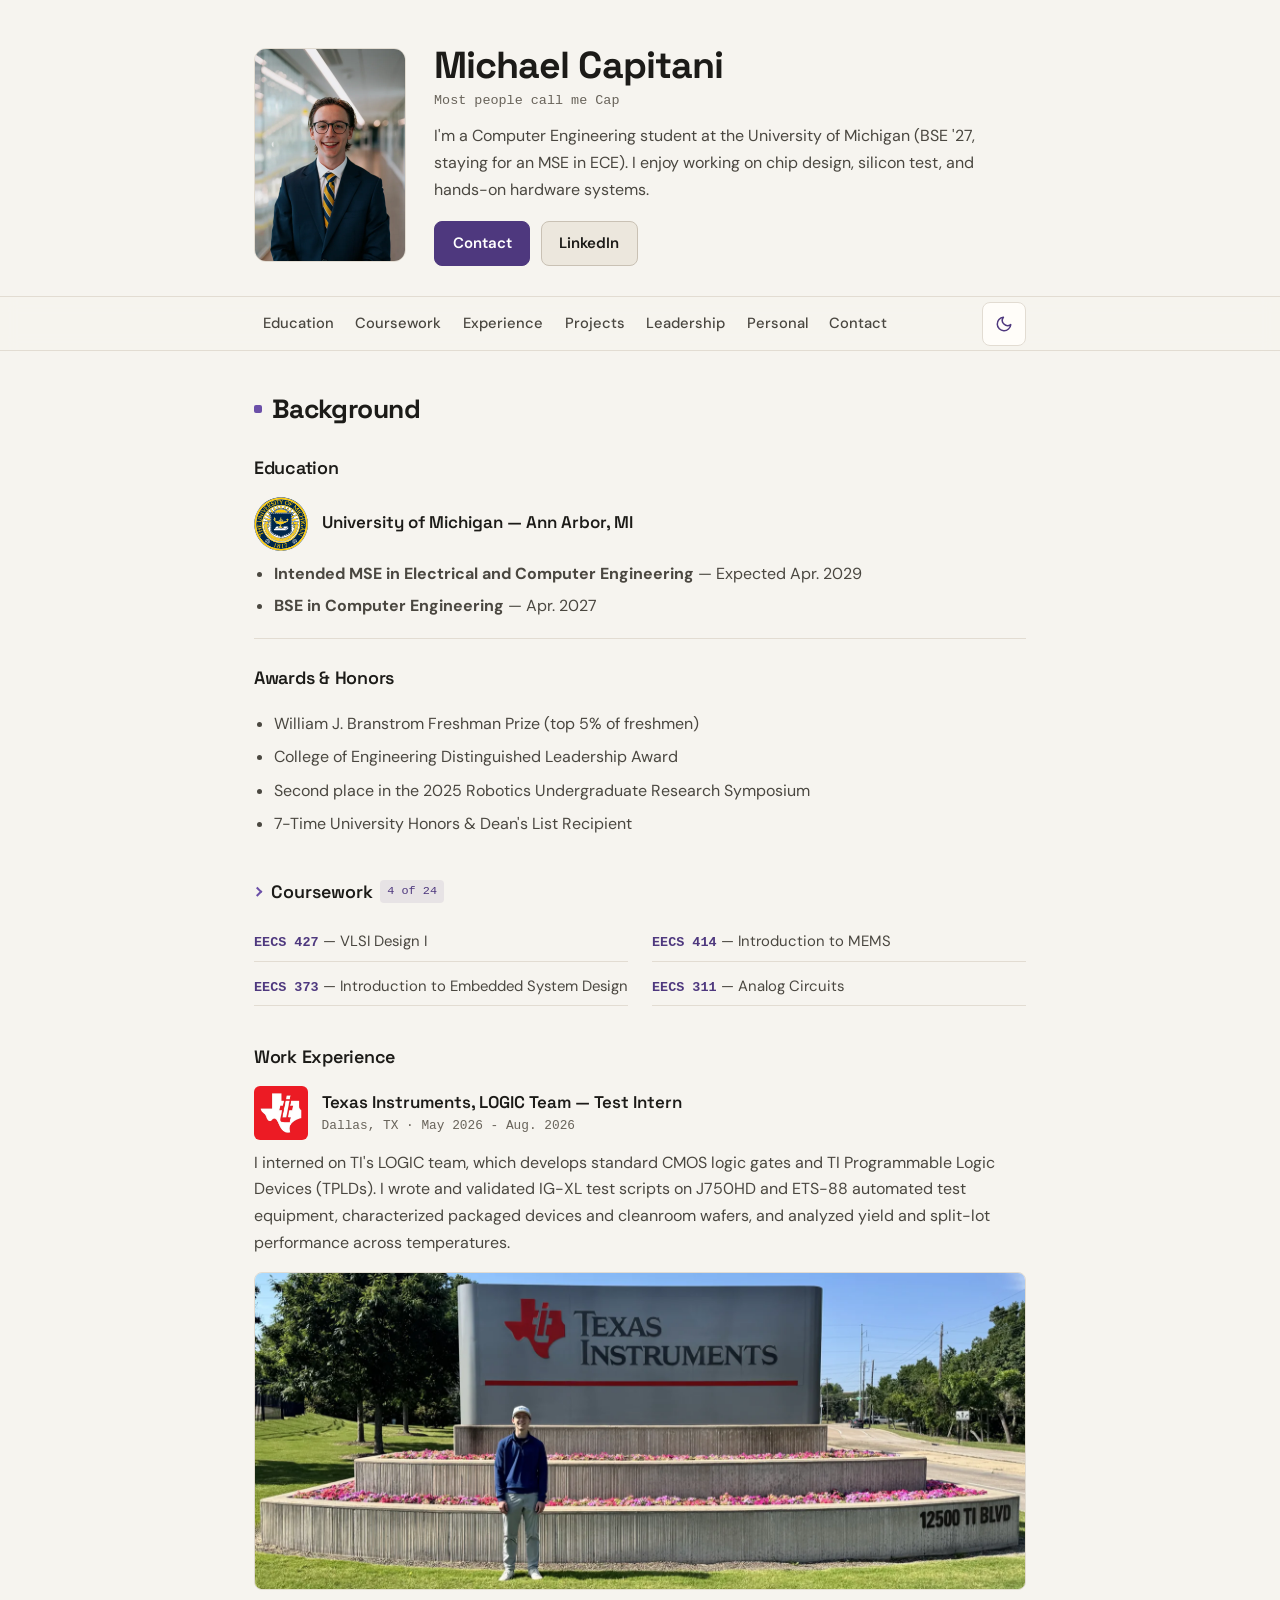
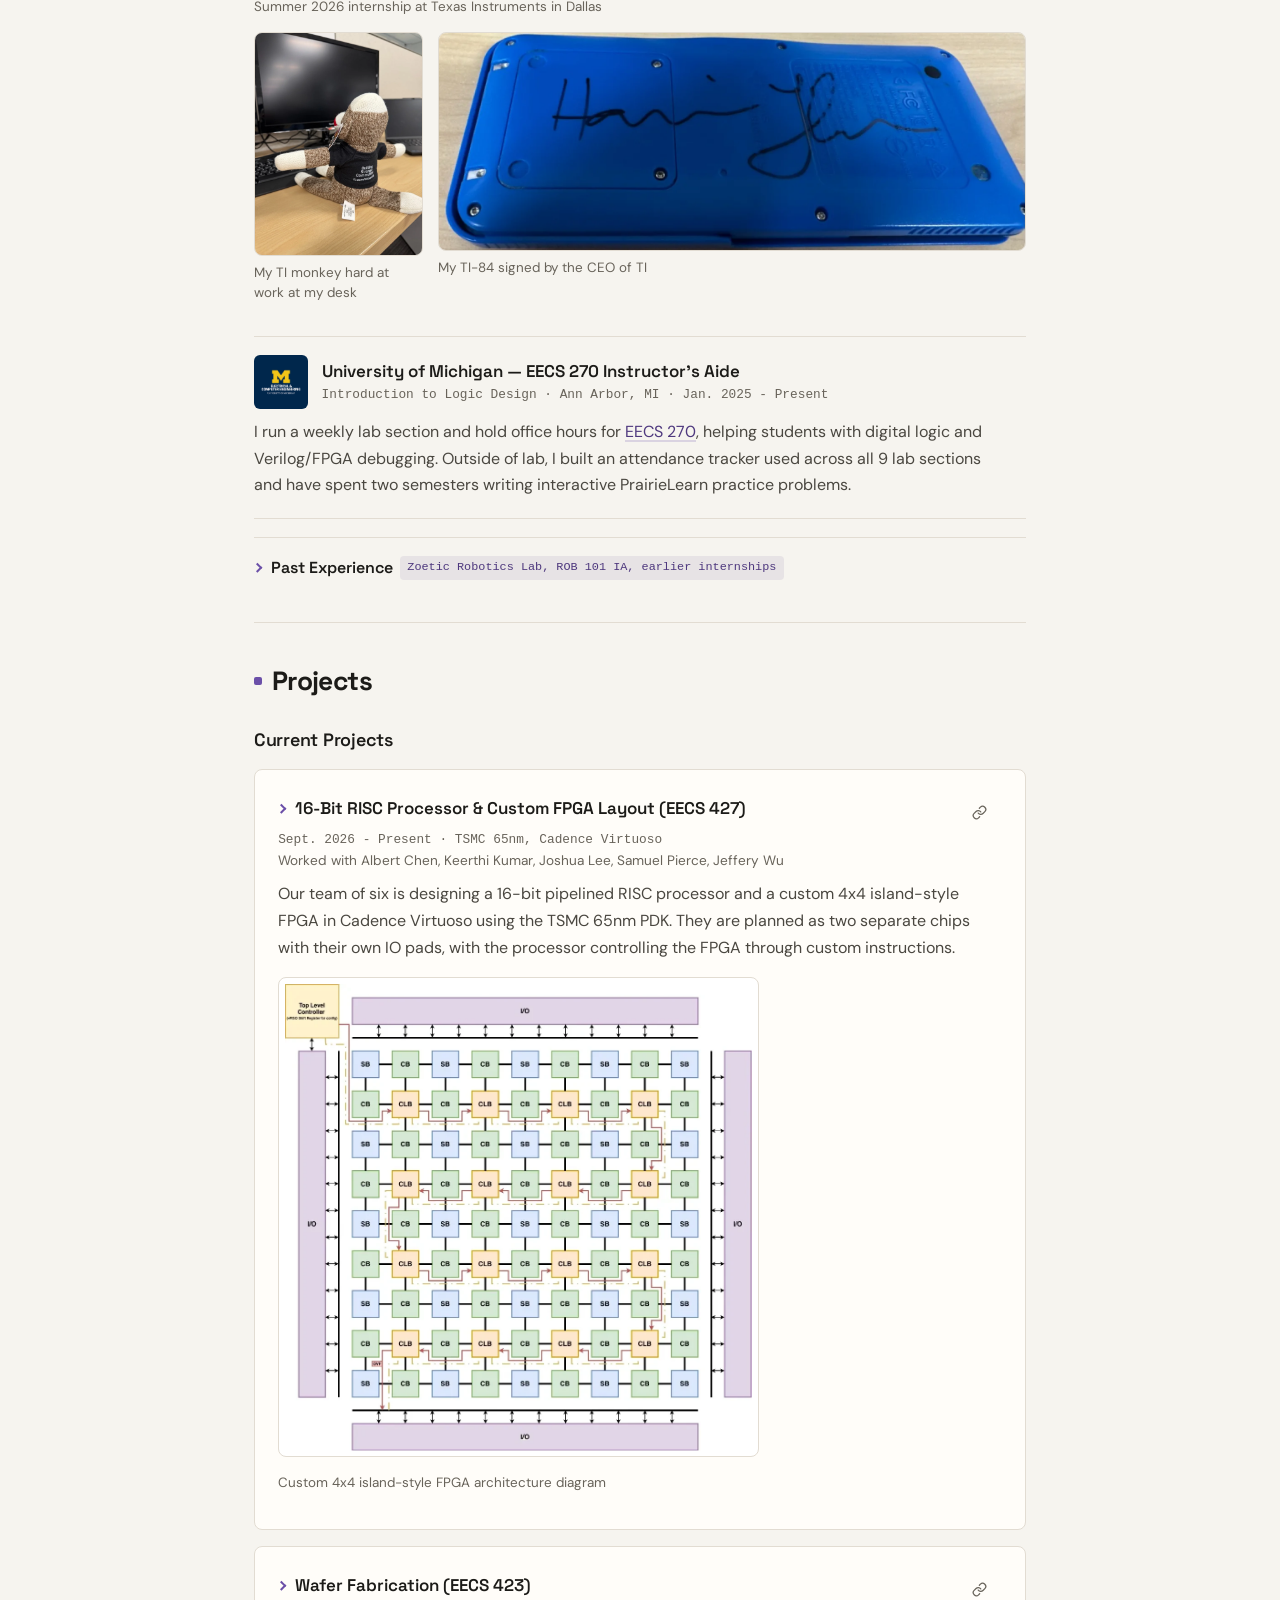
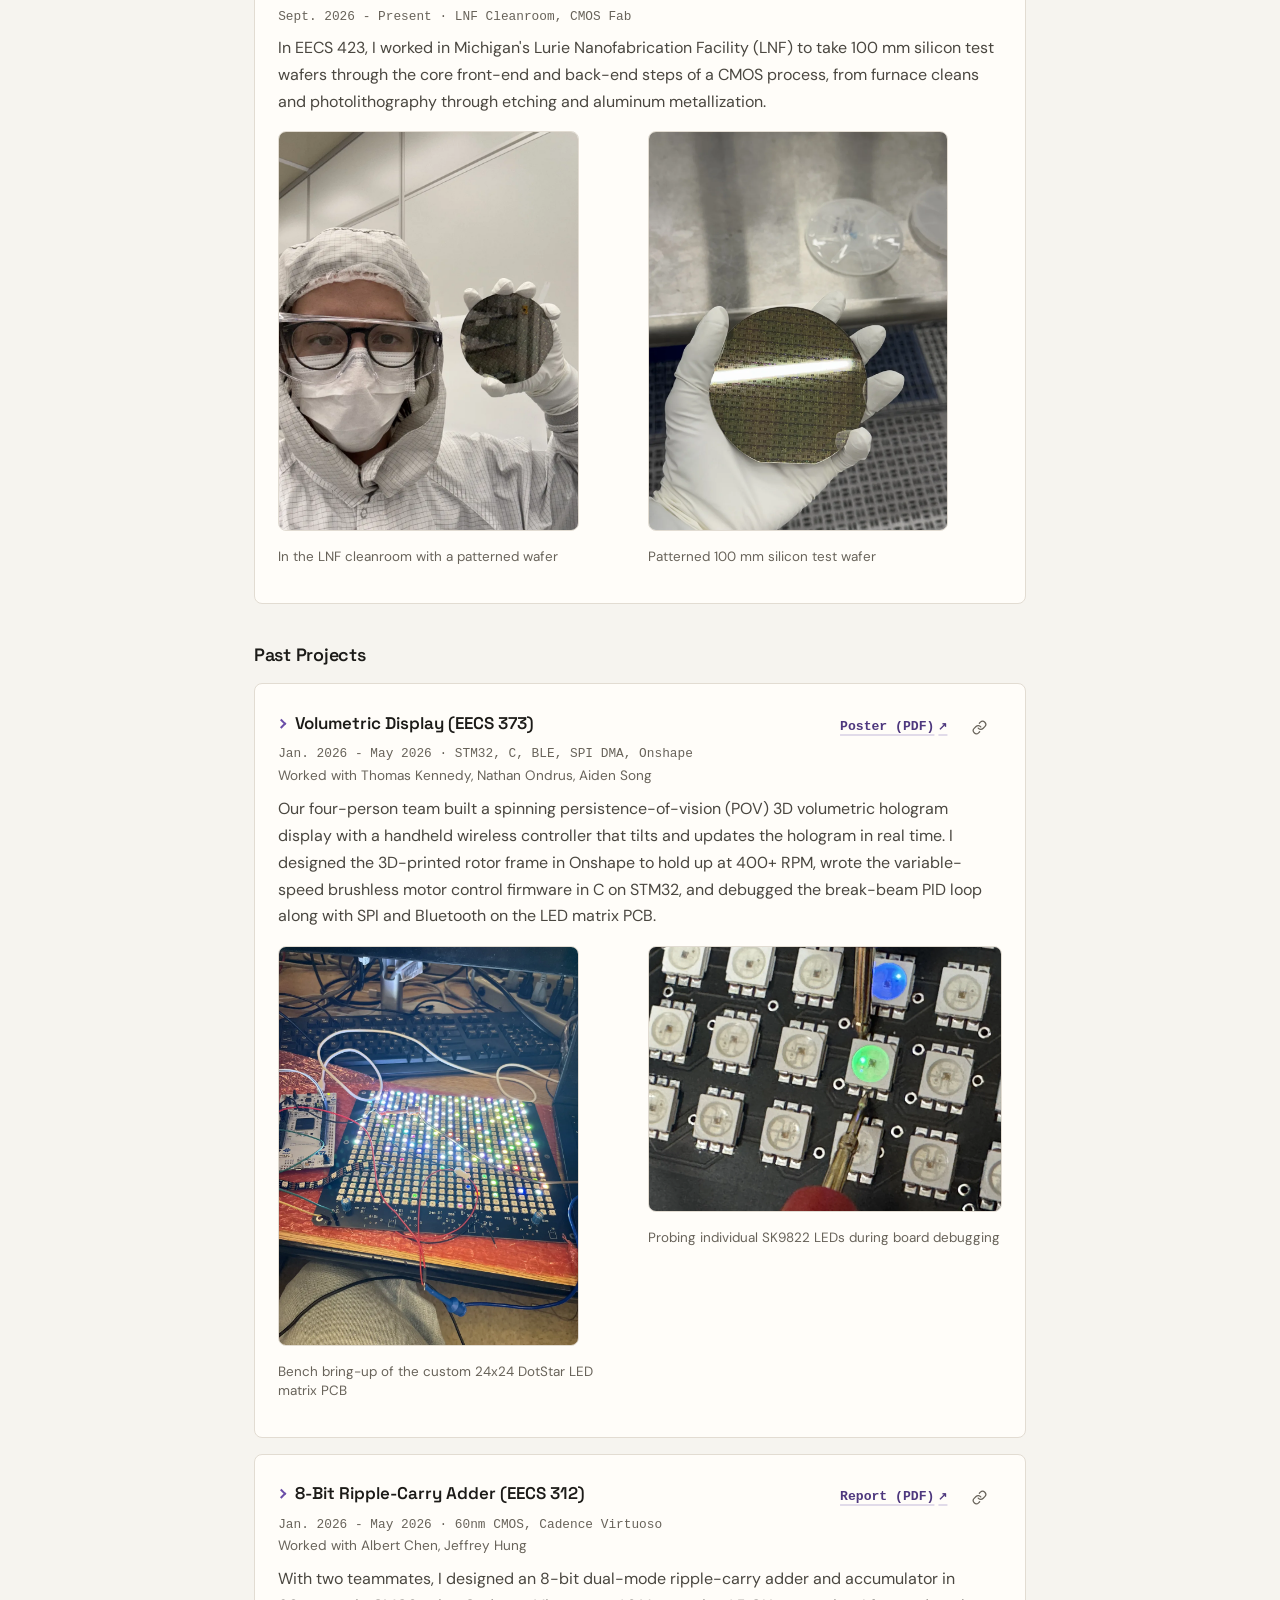
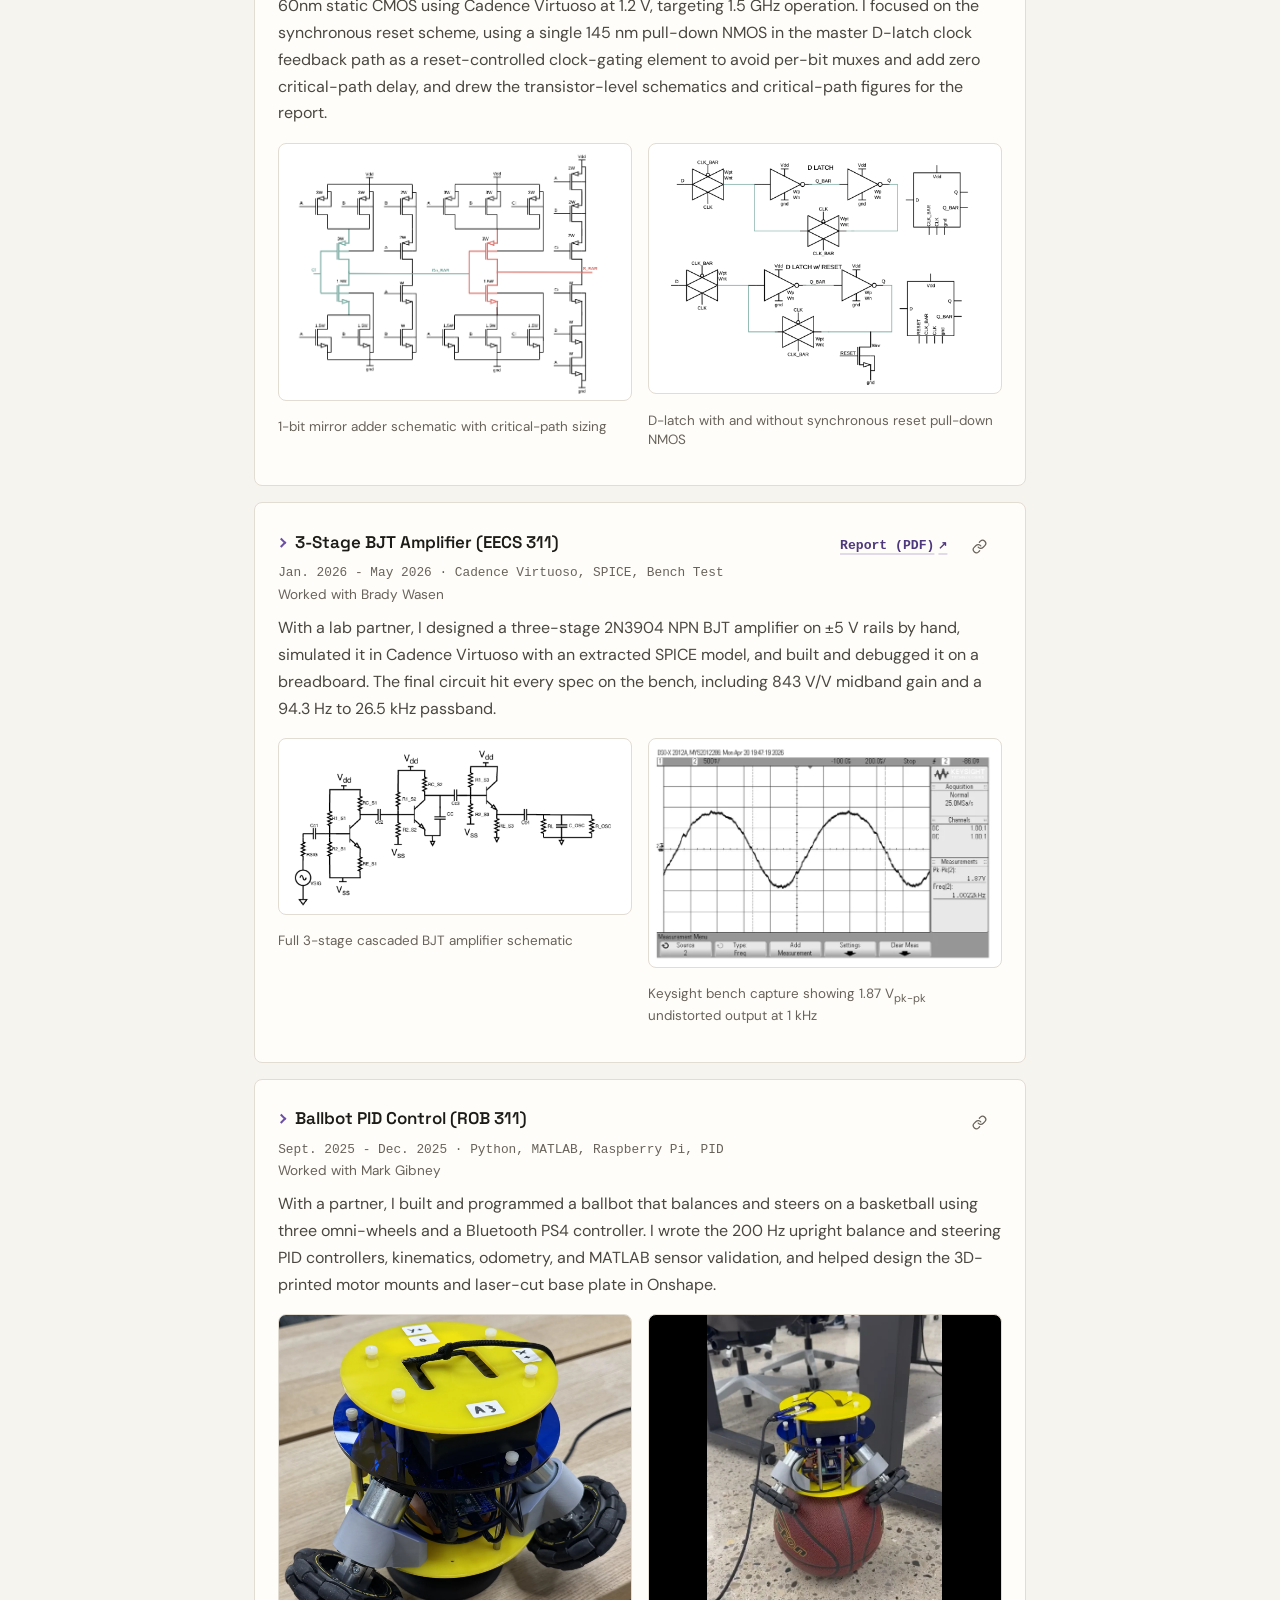
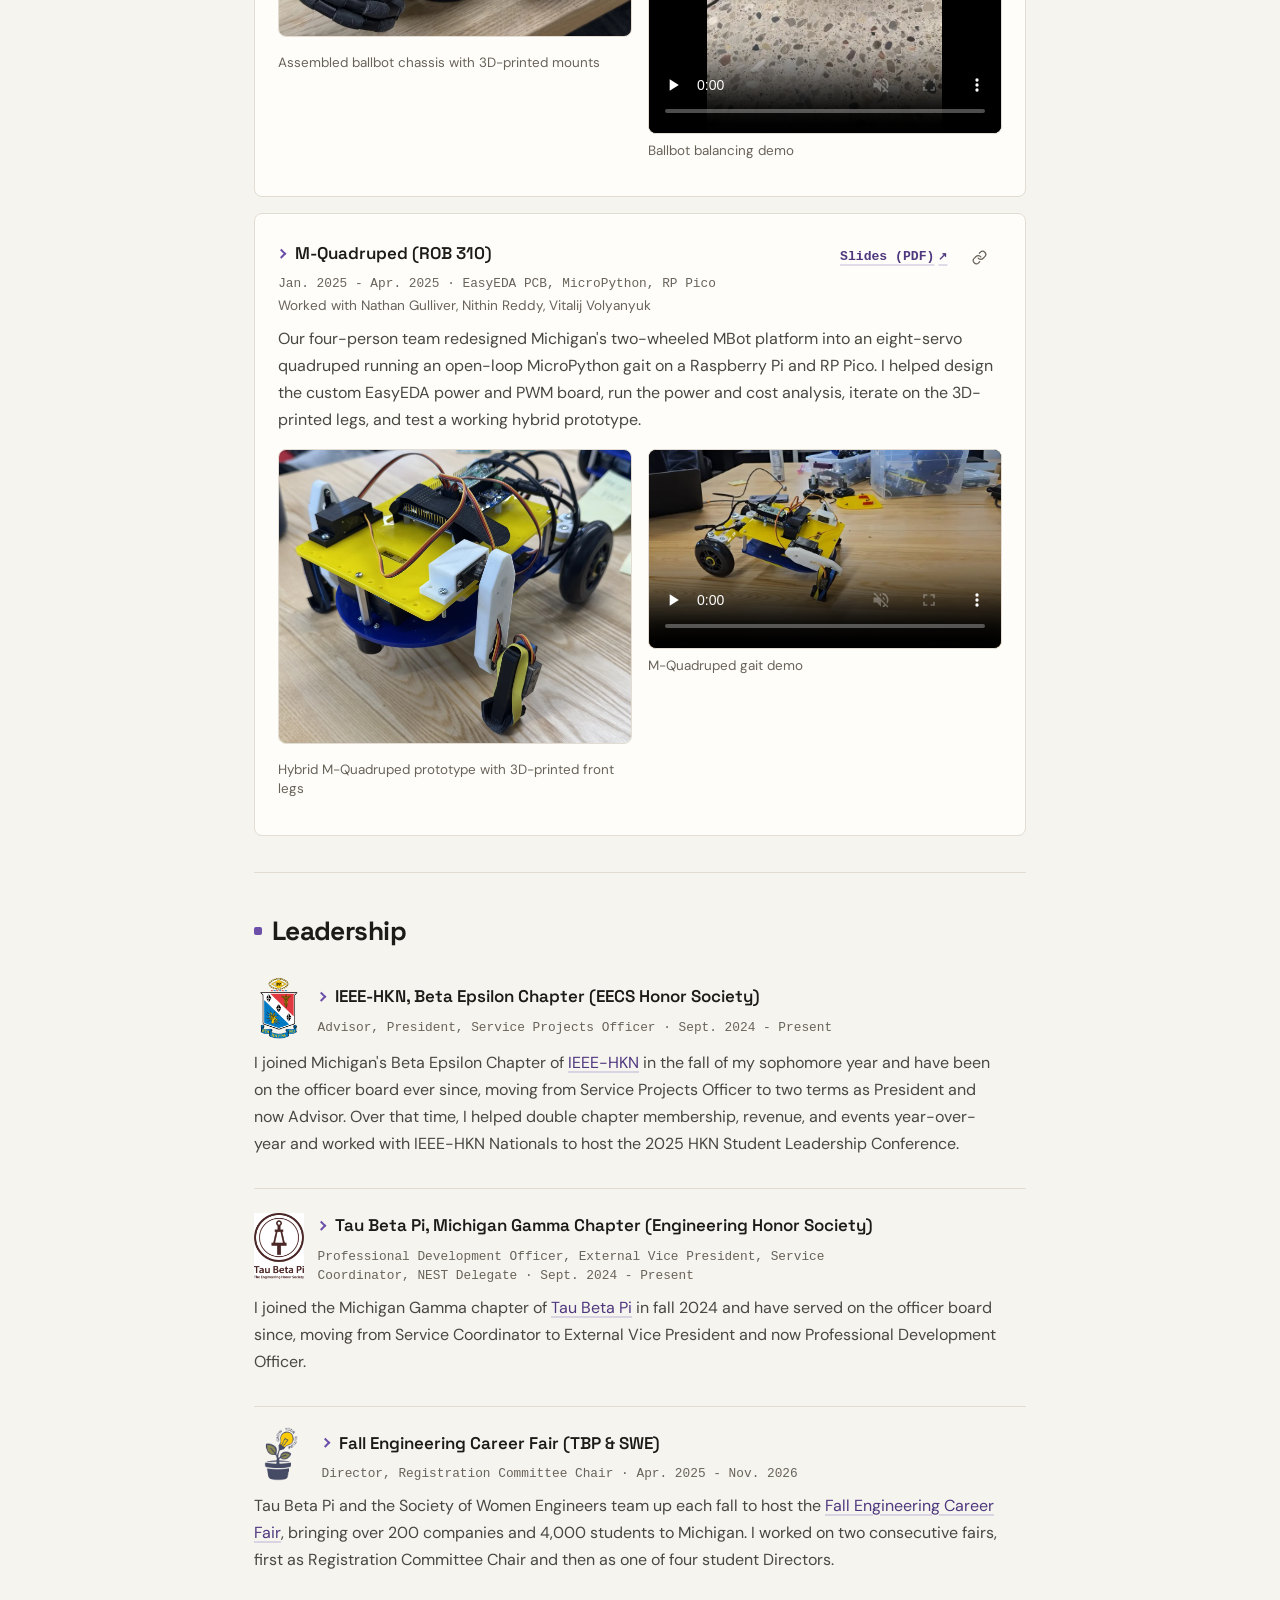
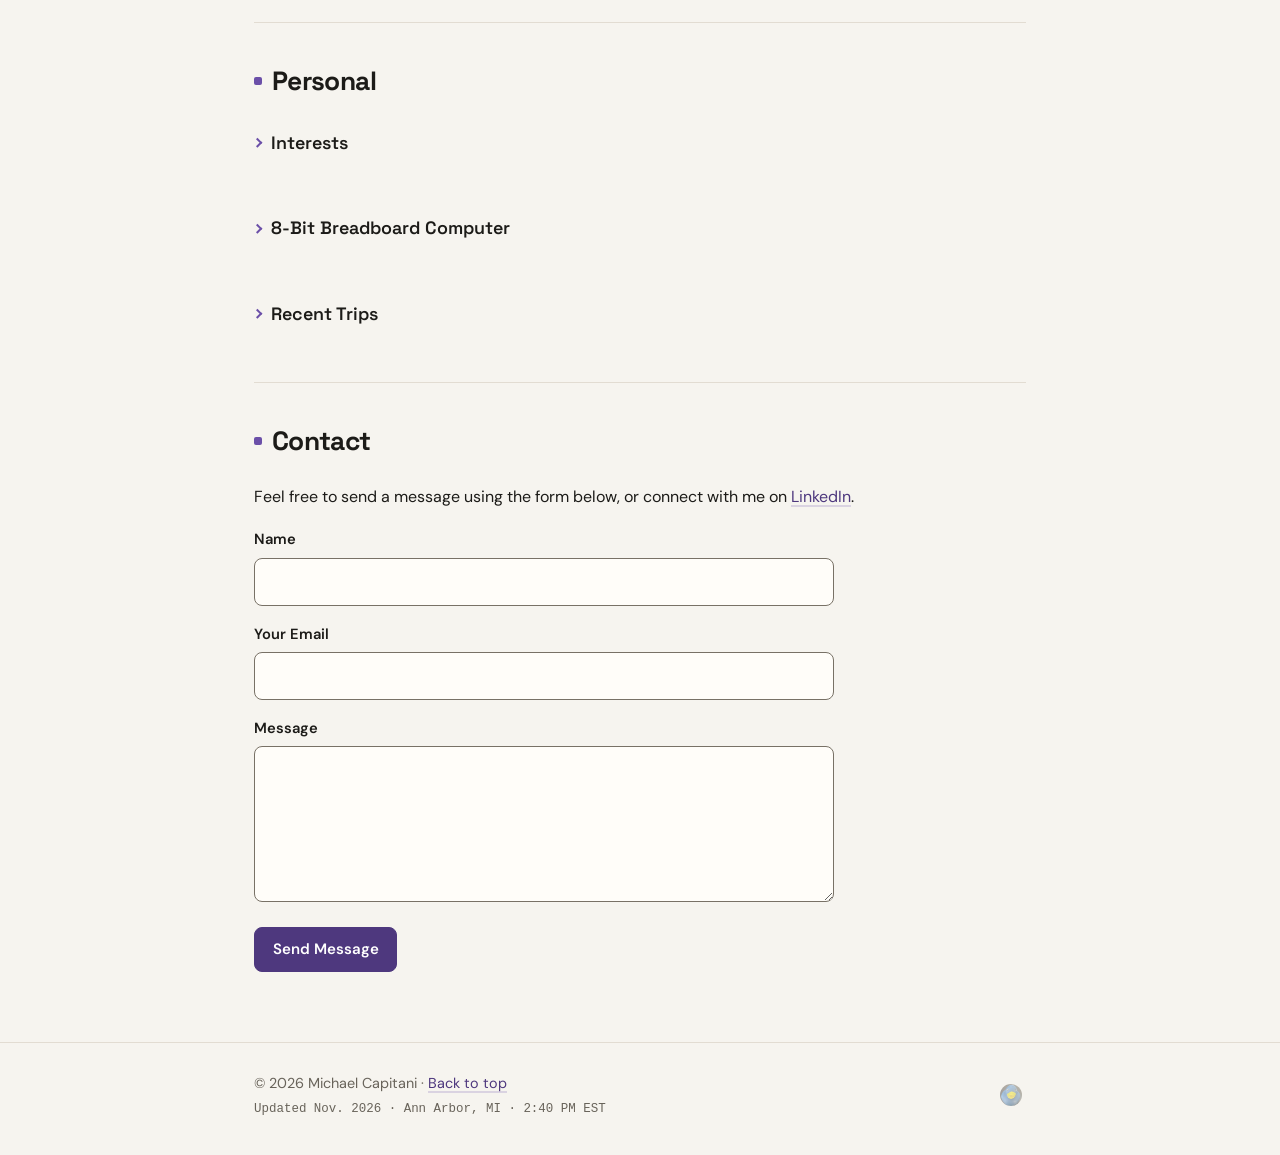
<file: index.html>
<!DOCTYPE html>
<html lang="en">
<head>
  <meta charset="UTF-8" />
  <meta name="viewport" content="width=device-width, initial-scale=1.0" />
  <meta name="color-scheme" content="light dark" />
  <meta name="theme-color" content="#f6f4ef" media="(prefers-color-scheme: light)" />
  <meta name="theme-color" content="#0b111b" media="(prefers-color-scheme: dark)" />
  <title>Michael Capitani — Computer Engineering, University of Michigan</title>
  <meta name="description" content="Michael Capitani is a Computer Engineering student at the University of Michigan working on VLSI chip design, silicon test, and hands-on hardware systems." />
  <meta name="author" content="Michael Capitani" />
  <link rel="canonical" href="https://michaelcapitani.github.io/" />

  <!-- Open Graph / Social Previews -->
  <meta property="og:type" content="website" />
  <meta property="og:locale" content="en_US" />
  <meta property="og:site_name" content="Michael Capitani" />
  <meta property="og:title" content="Michael Capitani — Computer Engineering, University of Michigan" />
  <meta property="og:description" content="Michael Capitani is a Computer Engineering student at the University of Michigan working on VLSI chip design, silicon test, and hands-on hardware systems." />
  <meta property="og:url" content="https://michaelcapitani.github.io/" />
  <meta property="og:image" content="https://michaelcapitani.github.io/assets/media/og-image.jpg" />
  <meta property="og:image:width" content="1200" />
  <meta property="og:image:height" content="630" />
  <meta property="og:image:alt" content="Michael Capitani — Computer Engineering, University of Michigan" />
  <meta name="twitter:card" content="summary_large_image" />
  <meta name="twitter:title" content="Michael Capitani — Computer Engineering, University of Michigan" />
  <meta name="twitter:description" content="Michael Capitani is a Computer Engineering student at the University of Michigan working on VLSI chip design, silicon test, and hands-on hardware systems." />
  <meta name="twitter:image" content="https://michaelcapitani.github.io/assets/media/og-image.jpg" />
  <meta name="twitter:image:alt" content="Michael Capitani — Computer Engineering, University of Michigan" />

  <!-- Structured Data (Person) -->
  <script type="application/ld+json">
    {
      "@context": "https://schema.org",
      "@type": "Person",
      "name": "Michael Capitani",
      "url": "https://michaelcapitani.github.io/",
      "image": "https://michaelcapitani.github.io/assets/media/profile/headshot.webp",
      "sameAs": [
        "https://www.linkedin.com/in/michael-capitani"
      ],
      "affiliation": {
        "@type": "CollegeOrUniversity",
        "name": "University of Michigan"
      },
      "jobTitle": "Computer Engineering Student",
      "knowsAbout": [
        "VLSI Design",
        "Computer Engineering",
        "Embedded Systems",
        "Silicon Test",
        "Hardware Systems"
      ]
    }
  </script>

  <link rel="icon" type="image/svg+xml" href="favicon.svg" />
  <link rel="icon" type="image/png" sizes="48x48" href="favicon-48.png" />
  <link rel="apple-touch-icon" sizes="180x180" href="apple-touch-icon.png" />

  <link rel="preconnect" href="https://fonts.googleapis.com" />
  <link rel="preconnect" href="https://fonts.gstatic.com" crossorigin />
  <link rel="stylesheet" href="https://fonts.googleapis.com/css2?family=DM+Sans:ital,opsz,wght@0,9..40,400..700;1,9..40,400&family=Space+Grotesk:wght@500;600;700&display=swap" />

  <script>
    try {
      var t = localStorage.getItem("theme");
      if (t === "dark" || t === "light") document.documentElement.dataset.theme = t;
    } catch (e) {}
  </script>
  <link rel="stylesheet" href="styles.css?v=6" />
</head>
<body>
  <a class="skip-link" href="#main-content">Skip to main content</a>

  <header id="top" class="site-header">
    <div class="container">
      <div class="header-hero">
        <img class="header-avatar" src="assets/media/profile/headshot.webp" alt="Portrait of Michael Capitani" width="600" height="900" fetchpriority="high" />
        <div>
          <h1>Michael Capitani</h1>
          <p class="hero-nickname">Most people call me Cap</p>
          <p class="intro">I'm a Computer Engineering student at the University of Michigan (BSE '27, staying for an MSE in ECE). I enjoy working on chip design, silicon test, and hands-on hardware systems.</p>

          <div class="header-actions">
            <a class="button button-primary" href="#contact">Contact</a>
            <a class="button" href="https://www.linkedin.com/in/michael-capitani" target="_blank" rel="noopener noreferrer">LinkedIn</a>
          </div>
        </div>
      </div>
    </div>
  </header>

  <nav class="site-nav-bar" aria-label="Primary navigation">
    <div class="container nav-shell">
      <div class="site-nav-scroller">
        <div class="site-nav">
          <a href="#education">Education</a>
          <a href="#coursework">Coursework</a>
          <a href="#experience">Experience</a>
          <a href="#projects">Projects</a>
          <a href="#leadership">Leadership</a>
          <a href="#personal">Personal</a>
          <a href="#contact">Contact</a>
        </div>
      </div>
      <button id="theme-toggle" type="button" class="theme-toggle" aria-label="Switch to dark mode" aria-pressed="false" title="Switch to dark mode (D)">
        <svg class="icon-moon" viewBox="0 0 24 24" fill="none" stroke="currentColor" stroke-width="2" stroke-linecap="round" stroke-linejoin="round" aria-hidden="true">
          <path d="M21 12.79A9 9 0 1 1 11.21 3 7 7 0 0 0 21 12.79z" />
        </svg>
        <svg class="icon-sun" viewBox="0 0 24 24" fill="none" stroke="currentColor" stroke-width="2" stroke-linecap="round" stroke-linejoin="round" aria-hidden="true">
          <circle cx="12" cy="12" r="4" />
          <path d="M12 2v2M12 20v2M4.93 4.93l1.41 1.41M17.66 17.66l1.41 1.41M2 12h2M20 12h2M6.34 17.66l-1.41 1.41M19.07 4.93l-1.41 1.41" />
        </svg>
      </button>
    </div>
    <div class="scroll-progress" aria-hidden="true"></div>
  </nav>

  <main id="main-content" class="container" tabindex="-1">
    <!-- ==================== BACKGROUND ==================== -->
    <section id="background" class="section">
      <h2>Background</h2>

      <!-- Education & Awards -->
      <div id="education" class="subsection">
        <h3>Education</h3>
        <article class="entry">
          <div class="entry-header entry-header-with-logo">
            <img class="org-logo" src="assets/media/logos/umich-seal.svg" alt="" width="56" height="56" decoding="async" />
            <div>
              <h4>University of Michigan — Ann Arbor, MI</h4>
            </div>
          </div>
          <ul>
            <li><strong>Intended MSE in Electrical and Computer Engineering</strong> — Expected Apr. 2029</li>
            <li><strong>BSE in Computer Engineering</strong> — Apr. 2027</li>
          </ul>
        </article>

        <h3>Awards &amp; Honors</h3>
        <ul>
          <li>William J. Branstrom Freshman Prize (top 5% of freshmen)</li>
          <li>College of Engineering Distinguished Leadership Award</li>
          <li>Second place in the 2025 Robotics Undergraduate Research Symposium</li>
          <li>7-Time University Honors &amp; Dean's List Recipient</li>
        </ul>
      </div>

      <!-- Coursework -->
      <div id="coursework" class="subsection">
        <h3 class="heading-toggle-wrap">
          <button type="button" class="expand-trigger" aria-expanded="false" aria-controls="coursework-more" data-swap-target="coursework-summary">
            <span>Coursework</span>
            <span class="expand-hint" data-closed="4 of 24" data-open="All 24">4 of 24</span>
          </button>
        </h3>
        <div class="entry coursework-body">
          <ul id="coursework-summary" class="course-list">
            <li><strong>EECS 427</strong> — VLSI Design I</li>
            <li><strong>EECS 414</strong> — Introduction to MEMS</li>
            <li><strong>EECS 373</strong> — Introduction to Embedded System Design</li>
            <li><strong>EECS 311</strong> — Analog Circuits</li>
          </ul>
          <div id="coursework-more" class="expand-panel course-groups" hidden="until-found">
            <div class="course-group">
              <h4>Planned Coursework</h4>
              <ul class="course-list">
                <li><strong>EECS 627</strong> — VLSI Design II</li>
                <li><strong>EECS 598</strong> — Chip Tapeout</li>
                <li><strong>EECS 478</strong> — Logic Circuit Synthesis &amp; Optimization</li>
                <li><strong>ECE 515</strong> — Integrated Microsystems</li>
              </ul>
            </div>
            <div class="course-group">
              <h4>Current Coursework</h4>
              <ul class="course-list">
                <li><strong>EECS 427</strong> — VLSI Design I</li>
                <li><strong>EECS 423</strong> — Micro/Nano Device Fabrication and Characterization</li>
                <li><strong>EECS 414</strong> — Introduction to MEMS</li>
                <li><strong>ENTR 408</strong> — Patent Law</li>
                <li><strong>ENTR 407</strong> — Entrepreneurship Hour</li>
              </ul>
            </div>
            <div class="course-group">
              <h4>Past Relevant Coursework</h4>
              <ul class="course-list">
                <li><strong>EECS 373</strong> — Introduction to Embedded System Design</li>
                <li><strong>EECS 370</strong> — Introduction to Computer Architecture</li>
                <li><strong>EECS 312</strong> — Digital Integrated Circuits</li>
                <li><strong>EECS 311</strong> — Analog Circuits</li>
                <li><strong>EECS 301</strong> — Probabilistic Methods in Engineering</li>
                <li><strong>EECS 281</strong> — Data Structures and Algorithms</li>
                <li><strong>EECS 280</strong> — Programming and Introductory Data Structures</li>
                <li><strong>EECS 270</strong> — Introduction to Logic Design</li>
                <li><strong>EECS 216</strong> — Introduction to Signals and Systems</li>
                <li><strong>EECS 215</strong> — Introduction to Electronic Circuits</li>
                <li><strong>EECS 203</strong> — Discrete Mathematics</li>
                <li><strong>ROB 415</strong> — Robot Control</li>
                <li><strong>ROB 311</strong> — How to Build Robots and Make Them Move</li>
                <li><strong>ROB 310</strong> — Robot Sensors and Signals</li>
                <li><strong>ROB 101</strong> — Computational Linear Algebra</li>
              </ul>
            </div>
            <div class="media-gallery">
              <figure class="media-item media-contain">
                <img src="assets/media/coursework/course-stickers.webp" alt="Collection of University of Michigan EECS and Robotics course stickers" width="1400" height="984" loading="lazy" decoding="async" />
                <figcaption>Course stickers collected along the way</figcaption>
              </figure>
            </div>
          </div>
        </div>
      </div>

      <!-- Work Experience -->
      <div id="experience" class="subsection">
        <h3>Work Experience</h3>

        <article class="entry">
          <div class="entry-header entry-header-with-logo">
            <img class="org-logo logo-rounded" src="assets/media/logos/ti-red.webp" alt="" width="400" height="400" loading="lazy" decoding="async" />
            <div class="entry-title-group">
              <h4>Texas Instruments, LOGIC Team — Test Intern</h4>
              <p class="meta">Dallas, TX · May 2026 - Aug. 2026</p>
            </div>
          </div>
          <p>I interned on TI's LOGIC team, which develops standard CMOS logic gates and TI Programmable Logic Devices (TPLDs). I wrote and validated IG-XL test scripts on J750HD and ETS-88 automated test equipment, characterized packaged devices and cleanroom wafers, and analyzed yield and split-lot performance across temperatures.</p>
          <div class="media-gallery">
            <figure class="media-item media-wide">
              <img src="assets/media/experience/texas-instruments/ti-hq-sign.webp" alt="Michael Capitani standing in front of the Texas Instruments sign in Dallas" width="1600" height="656" loading="lazy" decoding="async" />
              <figcaption>Summer 2026 internship at Texas Instruments in Dallas</figcaption>
            </figure>
          </div>
          <div class="media-gallery media-gallery-ti-pair">
            <figure class="media-item">
              <img src="assets/media/experience/texas-instruments/ti-monkey-desk.webp" alt="Texas Instruments sock monkey sitting at Michael's desk in front of a monitor and keyboard" width="1050" height="1400" loading="lazy" decoding="async" />
              <figcaption>My TI monkey hard at work at my desk</figcaption>
            </figure>
            <figure class="media-item media-contain">
              <img src="assets/media/experience/texas-instruments/ti-84-ceo-signed.webp" alt="Back of a blue TI-84 calculator signed in black marker by Texas Instruments CEO Haviv Ilan" width="1400" height="519" loading="lazy" decoding="async" />
              <figcaption>My TI-84 signed by the CEO of TI</figcaption>
            </figure>
          </div>
        </article>

        <article class="entry">
          <div class="entry-header entry-header-with-logo">
            <img class="org-logo logo-rounded logo-border-dark" src="assets/media/logos/ece-blue.webp" alt="" width="554" height="554" loading="lazy" decoding="async" />
            <div class="entry-title-group">
              <h4>University of Michigan — EECS 270 Instructor's Aide</h4>
              <p class="meta">Introduction to Logic Design · Ann Arbor, MI · Jan. 2025 - Present</p>
            </div>
          </div>
          <p>I run a weekly lab section and hold office hours for <a href="https://www.eecs270.org/" target="_blank" rel="noopener noreferrer">EECS 270</a>, helping students with digital logic and Verilog/FPGA debugging. Outside of lab, I built an attendance tracker used across all 9 lab sections and have spent two semesters writing interactive PrairieLearn practice problems.</p>
        </article>

        <div class="expand-group-wrap">
          <h4 class="past-exp-heading">
            <button type="button" class="expand-trigger" aria-expanded="false" aria-controls="past-experience-more">
              <span>Past Experience</span>
              <span class="expand-hint">Zoetic Robotics Lab, ROB 101 IA, earlier internships</span>
            </button>
          </h4>
          <div id="past-experience-more" class="expand-group-body" hidden="until-found">
            <article class="entry">
              <div class="entry-header entry-header-row">
                <div class="entry-header-with-logo">
                  <img class="org-logo org-logo-wide logo-chip-dark" src="assets/media/logos/zrl.webp" alt="" width="800" height="202" loading="lazy" decoding="async" />
                  <div class="entry-title-group">
                    <h5>Zoetic Robotics Lab (ZRL) — Research Assistant</h5>
                    <p class="meta">University of Michigan · Mar. 2025 - Dec. 2025</p>
                  </div>
                </div>
                <div class="doc-links">
                  <a href="assets/docs/zrl-jumping-microrobots-poster.pdf" target="_blank" rel="noopener noreferrer" aria-label="Zoetic Robotics Lab Jumping Microrobots Poster (PDF, opens in new tab)">Poster (PDF)</a>
                </div>
              </div>
              <p>I worked under Professor Aubin from sophomore winter through junior fall, splitting my time between two projects. On the first, I characterized and explored new applications for the lab's combustion-actuated, insect-scale jumping robots, earning second place at the UM Robotics Research Symposium for a design-of-experiments study. On the second, I designed a custom PCB with a Bluetooth microcontroller and motor driver for a multi-terrain microrobot, picking up resin 3D printing and micro-scale fabrication skills along the way.</p>
              <div class="media-gallery">
                <figure class="media-item">
                  <img src="assets/media/experience/zoetic-robotics-lab/microrobot-pcb-soldering.webp" alt="Close-up of hand-soldered motor driver breakout board held between fingers" width="1050" height="1400" loading="lazy" decoding="async" />
                  <figcaption>Micro-scale motor driver wiring for the multi-terrain microrobot</figcaption>
                </figure>
                <figure class="media-item">
                  <img src="assets/media/experience/zoetic-robotics-lab/symposium-award-certificate.webp" alt="Second place Undergraduate Research Symposium Poster Winner certificate from Michigan Robotics" width="1400" height="1049" loading="lazy" decoding="async" />
                  <figcaption>Second place at the 2025 Robotics Undergraduate Research Symposium</figcaption>
                </figure>
              </div>
            </article>

            <article class="entry">
              <div class="entry-header">
                <h5>University of Michigan — ROB 101 Instructor's Aide</h5>
                <p class="meta">Computational Linear Algebra · Ann Arbor, MI · Aug. 2024 - May 2025</p>
              </div>
              <p>Before switching to EECS 270, I was an Instructor's Aide for ROB 101, holding office hours, grading assignments, and helping students work through in-class projects.</p>
              <div class="media-gallery">
                <figure class="media-item media-contain">
                  <img src="assets/media/experience/rob-101-ia/rob101-cover.webp" alt="ROB 101 textbook cover featuring a 3D LiDAR point cloud from a course project" width="600" height="300" loading="lazy" decoding="async" />
                  <figcaption>ROB 101 textbook cover showing a point cloud from one of the course projects</figcaption>
                </figure>
              </div>
            </article>

            <div class="entry previous-jobs">
              <h5>Earlier Internships</h5>
              <ul>
                <li>Detroit Flex Defense (May 2023 - Aug. 2023)</li>
                <li>CDA Engineering (June 2022 - Aug. 2022)</li>
              </ul>
            </div>
          </div>
        </div>
      </div>
    </section>

    <!-- ==================== PROJECTS ==================== -->
    <section id="projects" class="section">
      <h2>Projects</h2>

      <!-- Current Projects -->
      <div id="current-projects" class="subsection">
        <h3>Current Projects</h3>

        <div>
          <article class="project-card" id="project-fpga-layout">
            <div class="entry-header entry-header-row">
              <div class="entry-title-group">
                <h4>
                  <button type="button" class="expand-trigger" aria-expanded="false" aria-controls="details-fpga-layout">
                    <span>16-Bit RISC Processor &amp; Custom FPGA Layout (EECS 427)</span>
                  </button>
                </h4>
                <p class="meta">Sept. 2026 - Present · TSMC 65nm, Cadence Virtuoso</p>
                <p class="meta meta-teammates">Worked with Albert Chen, Keerthi Kumar, Joshua Lee, Samuel Pierce, Jeffery Wu</p>
              </div>
            </div>
            <p>Our team of six is designing a 16-bit pipelined RISC processor and a custom 4x4 island-style FPGA in Cadence Virtuoso using the TSMC 65nm PDK. They are planned as two separate chips with their own IO pads, with the processor controlling the FPGA through custom instructions.</p>
            <div class="media-gallery">
              <figure class="media-item media-contain">
                <img class="media-diagram" src="assets/media/projects/fpga-layout/fpga-architecture.webp" alt="Block diagram of the custom 4x4 island-style FPGA architecture with switch blocks, connection blocks, CLBs, IO rings, and top-level configuration controller" width="1024" height="1023" loading="lazy" decoding="async" />
                <figcaption>Custom 4x4 island-style FPGA architecture diagram</figcaption>
              </figure>
            </div>
            <div id="details-fpga-layout" class="expand-panel" hidden="until-found">
              <p>For the processor, we built a full-custom datapath (register file, 16-bit ALU, logarithmic shifter, and data memory) alongside a scannable program counter and controller synthesized and auto-placed-and-routed in Synopsys Design Compiler and Cadence Innovus. We verified the processor blocks with DRC, LVS, parasitic extraction, and post-layout simulation. For the second chip, we are building the FPGA out of 4-LUTs, 6T SRAM configuration cells, dedicated carry logic, switch and connection blocks, and an H-tree clock network.</p>
            </div>
          </article>

          <article class="project-card" id="project-wafer-fabrication">
            <div class="entry-header entry-header-row">
              <div class="entry-title-group">
                <h4>
                  <button type="button" class="expand-trigger" aria-expanded="false" aria-controls="details-wafer-fabrication">
                    <span>Wafer Fabrication (EECS 423)</span>
                  </button>
                </h4>
                <p class="meta">Sept. 2026 - Present · LNF Cleanroom, CMOS Fab</p>
              </div>
            </div>
            <p>In EECS 423, I worked in Michigan's Lurie Nanofabrication Facility (LNF) to take 100 mm silicon test wafers through the core front-end and back-end steps of a CMOS process, from furnace cleans and photolithography through etching and aluminum metallization.</p>
            <div class="media-gallery">
              <figure class="media-item">
                <img src="assets/media/projects/wafer-fabrication/wafer-cleanroom-selfie.webp" alt="Michael Capitani in full cleanroom gown holding a patterned 100 mm silicon wafer in the LNF" width="900" height="1200" loading="lazy" decoding="async" />
                <figcaption>In the LNF cleanroom with a patterned wafer</figcaption>
              </figure>
              <figure class="media-item">
                <img src="assets/media/projects/wafer-fabrication/wafer-in-hand.webp" alt="Close-up of a patterned 100 mm silicon wafer held in a cleanroom glove" width="1050" height="1400" loading="lazy" decoding="async" />
                <figcaption>Patterned 100 mm silicon test wafer</figcaption>
              </figure>
            </div>
            <div id="details-wafer-fabrication" class="expand-panel" hidden="until-found">
              <p>Starting with an RCA pre-furnace clean and rinse-spin-dry, I covered the thermal oxidation and LPCVD polysilicon workflow alongside thin-film metrology using Filmetrics reflectance and Woollam ellipsometry on dummy wafers. Next, I patterned the wafers with manual contact photolithography under yellow light (HMDS priming, spin-coated resist, Suss Contact Aligner UV exposure, and TMAH development) and inspected resist thickness and defects with a Dektak profilometer and Nikon microscope.</p>
              <p>To transfer those patterns, I ran an anisotropic RIE polysilicon etch on an STS Pegasus tool, stripped the remaining resist with oxygen plasma and NanoStrip, and wet-etched exposed oxide in buffered HF (BHF). For the final back-end steps, I thermally evaporated 2000 &Aring; of aluminum, ran automated resist coating and development with aligned vernier contact lithography (measured within 1 &mu;m), and wet-etched the aluminum interconnects.</p>
              <div class="media-gallery">
                <figure class="media-item">
                  <img src="assets/media/projects/wafer-fabrication/wafer-on-bench.webp" alt="Patterned silicon wafer resting in a wafer carrier on a cleanroom bench" width="1050" height="1400" loading="lazy" decoding="async" />
                  <figcaption>Wafer in carrier after patterning</figcaption>
                </figure>
                <figure class="media-item">
                  <img src="assets/media/projects/wafer-fabrication/microscope-checkerboard.webp" alt="Nikon microscope inspection screen showing patterned checkerboard test structures on silicon" width="1050" height="1400" loading="lazy" decoding="async" />
                  <figcaption>Nikon microscope inspection</figcaption>
                </figure>
                <figure class="media-item">
                  <img src="assets/media/projects/wafer-fabrication/microscope-vernier.webp" alt="Nikon microscope screen showing aligned vernier lithography test marks" width="1050" height="1400" loading="lazy" decoding="async" />
                  <figcaption>Vernier alignment inspection</figcaption>
                </figure>
              </div>
            </div>
          </article>
        </div>
      </div>

      <!-- Past Projects -->
      <div id="past-projects" class="subsection">
        <h3>Past Projects</h3>

        <div>
          <article class="project-card" id="project-volumetric-display">
            <div class="entry-header entry-header-row">
              <div class="entry-title-group">
                <h4>
                  <button type="button" class="expand-trigger" aria-expanded="false" aria-controls="details-volumetric-display">
                    <span>Volumetric Display (EECS 373)</span>
                  </button>
                </h4>
                <p class="meta">Jan. 2026 - May 2026 · STM32, C, BLE, SPI DMA, Onshape</p>
                <p class="meta meta-teammates">Worked with Thomas Kennedy, Nathan Ondrus, Aiden Song</p>
              </div>
              <div class="doc-links">
                <a href="assets/docs/eecs373-volumetric-display-poster.pdf" target="_blank" rel="noopener noreferrer" aria-label="Volumetric Display EECS 373 Poster (PDF, opens in new tab)">Poster (PDF)</a>
              </div>
            </div>
            <p>Our four-person team built a spinning persistence-of-vision (POV) 3D volumetric hologram display with a handheld wireless controller that tilts and updates the hologram in real time. I designed the 3D-printed rotor frame in Onshape to hold up at 400+ RPM, wrote the variable-speed brushless motor control firmware in C on STM32, and debugged the break-beam PID loop along with SPI and Bluetooth on the LED matrix PCB.</p>
            <div class="media-gallery">
              <figure class="media-item">
                <img src="assets/media/projects/volumetric-display/led-matrix-lit.webp" alt="Custom 24x24 SK9822 LED matrix PCB lit up on the bench driven by an STM32 Nucleo board" width="1050" height="1400" loading="lazy" decoding="async" />
                <figcaption>Bench bring-up of the custom 24x24 DotStar LED matrix PCB</figcaption>
              </figure>
              <figure class="media-item">
                <img src="assets/media/projects/volumetric-display/single-led-probe.webp" alt="Macro shot probing a single SK9822 surface-mount LED on the matrix PCB" width="1400" height="1050" loading="lazy" decoding="async" />
                <figcaption>Probing individual SK9822 LEDs during board debugging</figcaption>
              </figure>
            </div>
            <div id="details-volumetric-display" class="expand-panel" hidden="until-found">
              <p>On the display side, a custom, battery-powered 24x24 SK9822 DotStar LED matrix PCB sits inside the rotor frame spun by a 650KV brushless motor. An STM32WB55 drives the LEDs over dual SPI DMA channels above 8 MHz (double-buffered, under 0.5 ms per slice), while a second STM32 regulates speed via an optical break-beam PID loop (400+ RPM verified, targeting 900 RPM / 30 Hz). On the controller side, a custom handheld PCB with an STM32WB55, BMI323 IMU, rotary encoder, pushbuttons, and LCD sends orientation, file, and color updates over BLE using voxel slices generated from 3D models by a Blender script.</p>
            </div>
          </article>

          <article class="project-card" id="project-ripple-carry-adder">
            <div class="entry-header entry-header-row">
              <div class="entry-title-group">
                <h4>
                  <button type="button" class="expand-trigger" aria-expanded="false" aria-controls="details-ripple-carry-adder">
                    <span>8-Bit Ripple-Carry Adder (EECS 312)</span>
                  </button>
                </h4>
                <p class="meta">Jan. 2026 - May 2026 · 60nm CMOS, Cadence Virtuoso</p>
                <p class="meta meta-teammates">Worked with Albert Chen, Jeffrey Hung</p>
              </div>
              <div class="doc-links">
                <a href="assets/docs/eecs312-ripple-carry-adder-report.pdf" target="_blank" rel="noopener noreferrer" aria-label="8-Bit Ripple-Carry Adder EECS 312 Report (PDF, opens in new tab)">Report (PDF)</a>
              </div>
            </div>
            <p>With two teammates, I designed an 8-bit dual-mode ripple-carry adder and accumulator in 60nm static CMOS using Cadence Virtuoso at 1.2 V, targeting 1.5 GHz operation. I focused on the synchronous reset scheme, using a single 145 nm pull-down NMOS in the master D-latch clock feedback path as a reset-controlled clock-gating element to avoid per-bit muxes and add zero critical-path delay, and drew the transistor-level schematics and critical-path figures for the report.</p>
            <div class="media-gallery">
              <figure class="media-item media-contain">
                <img class="media-diagram" src="assets/media/projects/ripple-carry-adder/mirror-adder-schematic.webp" alt="1-bit static CMOS mirror adder transistor schematic highlighting critical paths in teal and coral-red" width="745" height="535" loading="lazy" decoding="async" />
                <figcaption>1-bit mirror adder schematic with critical-path sizing</figcaption>
              </figure>
              <figure class="media-item media-contain">
                <img class="media-diagram" src="assets/media/projects/ripple-carry-adder/dlatch-reset-schematic.webp" alt="D-latch schematic with and without synchronous reset using a 145 nm pull-down NMOS in the feedback path" width="560" height="392" loading="lazy" decoding="async" />
                <figcaption>D-latch with and without synchronous reset pull-down NMOS</figcaption>
              </figure>
            </div>
            <div id="details-ripple-carry-adder" class="expand-panel" hidden="until-found">
              <p>We used an alternating-polarity mirror adder topology to propagate the carry across all eight stages without carry-chain inverters, and applied non-uniform transistor sizing between critical and non-critical paths. In simulation, the circuit draws 183.64 &mu;W at 1.5 GHz (62.96 &mu;W at 500 MHz, ~35.16 &mu;W in the adder core) with a 27 ps setup time and 30.43 ps clock-to-Q delay.</p>
            </div>
          </article>

          <article class="project-card" id="project-bjt-amplifier">
            <div class="entry-header entry-header-row">
              <div class="entry-title-group">
                <h4>
                  <button type="button" class="expand-trigger" aria-expanded="false" aria-controls="details-bjt-amplifier">
                    <span>3-Stage BJT Amplifier (EECS 311)</span>
                  </button>
                </h4>
                <p class="meta">Jan. 2026 - May 2026 · Cadence Virtuoso, SPICE, Bench Test</p>
                <p class="meta meta-teammates">Worked with Brady Wasen</p>
              </div>
              <div class="doc-links">
                <a href="assets/docs/eecs311-bjt-amplifier-report.pdf" target="_blank" rel="noopener noreferrer" aria-label="3-Stage BJT Amplifier EECS 311 Report (PDF, opens in new tab)">Report (PDF)</a>
              </div>
            </div>
            <p>With a lab partner, I designed a three-stage 2N3904 NPN BJT amplifier on &plusmn;5 V rails by hand, simulated it in Cadence Virtuoso with an extracted SPICE model, and built and debugged it on a breadboard. The final circuit hit every spec on the bench, including 843 V/V midband gain and a 94.3 Hz to 26.5 kHz passband.</p>
            <div class="media-gallery">
              <figure class="media-item media-contain">
                <img class="media-diagram" src="assets/media/projects/bjt-amplifier/bjt-schematic.webp" alt="Full circuit schematic of the three-stage cascaded 2N3904 BJT amplifier" width="1050" height="505" loading="lazy" decoding="async" />
                <figcaption>Full 3-stage cascaded BJT amplifier schematic</figcaption>
              </figure>
              <figure class="media-item media-contain">
                <img class="media-diagram" src="assets/media/projects/bjt-amplifier/scope-capture.webp" alt="Keysight oscilloscope capture showing 1.87 V peak-to-peak undistorted 1 kHz output sine wave" width="730" height="465" loading="lazy" decoding="async" />
                <figcaption>Keysight bench capture showing 1.87 V<sub>pk-pk</sub> undistorted output at 1 kHz</figcaption>
              </figure>
            </div>
            <div id="details-bjt-amplifier" class="expand-panel" hidden="until-found">
              <p>The circuit uses a degenerated common-emitter input stage (R<sub>E</sub> = 39 &Omega;), an undegenerated high-gain common-emitter second stage with a collector compensation capacitor (8.2 nF nominal, 11.5 nF measured) to set f<sub>H</sub>, and an emitter-follower output buffer. When Stage 1 picked up noise on the bench, we swapped input coupling capacitor C<sub>C1</sub> from 47 &mu;F down to 47 nF to fix the coupling while keeping f<sub>L</sub> in spec. Additional measured bench specs: 7.18 k&Omega; input and 45.0 &Omega; output impedance, 1.87 V<sub>pk-pk</sub> undistorted swing, and 54.2 mW total power.</p>
            </div>
          </article>

          <article class="project-card" id="project-ballbot-pid-control">
            <div class="entry-header entry-header-row">
              <div class="entry-title-group">
                <h4>
                  <button type="button" class="expand-trigger" aria-expanded="false" aria-controls="details-ballbot-pid-control">
                    <span>Ballbot PID Control (ROB 311)</span>
                  </button>
                </h4>
                <p class="meta">Sept. 2025 - Dec. 2025 · Python, MATLAB, Raspberry Pi, PID</p>
                <p class="meta meta-teammates">Worked with Mark Gibney</p>
              </div>
            </div>
            <p>With a partner, I built and programmed a ballbot that balances and steers on a basketball using three omni-wheels and a Bluetooth PS4 controller. I wrote the 200 Hz upright balance and steering PID controllers, kinematics, odometry, and MATLAB sensor validation, and helped design the 3D-printed motor mounts and laser-cut base plate in Onshape.</p>
            <div class="media-gallery">
              <figure class="media-item">
                <img src="assets/media/projects/ballbot-pid-control/ballbot.webp" alt="Assembled ROB 311 ballbot chassis with three 45-degree omni-wheels and laser-cut acrylic plates" width="1400" height="1278" loading="lazy" decoding="async" />
                <figcaption>Assembled ballbot chassis with 3D-printed mounts</figcaption>
              </figure>
              <figure class="media-item">
                <video controls muted playsinline preload="none" width="540" height="960" poster="assets/media/projects/ballbot-pid-control/ballbot-poster.webp" aria-labelledby="ballbot-video-caption">
                  <source src="assets/media/projects/ballbot-pid-control/ballbot-demo.mp4" type="video/mp4" />
                  Your browser does not support HTML5 video playback.
                </video>
                <figcaption id="ballbot-video-caption">Ballbot balancing demo</figcaption>
              </figure>
            </div>
            <div id="details-ballbot-pid-control" class="expand-panel" hidden="until-found">
              <p>Three 70:1 brushed DC motors with 64 CPR encoders drive 45-degree-tilted 96 mm omni-wheels. The robot runs 200 Hz Python control loops over LCM on a Raspberry Pi 4 paired with a custom Pico/MBot control board (BHI160B IMU). Across the lab sequence, I implemented 3-axis torque conversion, forward kinematics and odometry, and IMU-vs-encoder angular velocity validation in MATLAB before building the dual-loop balance and steering controller with a PS4 E-stop, IMU drift reset, deadzone, and live gain tuning and filtering.</p>
            </div>
          </article>

          <article class="project-card" id="project-m-quadruped">
            <div class="entry-header entry-header-row">
              <div class="entry-title-group">
                <h4>
                  <button type="button" class="expand-trigger" aria-expanded="false" aria-controls="details-m-quadruped">
                    <span>M-Quadruped (ROB 310)</span>
                  </button>
                </h4>
                <p class="meta">Jan. 2025 - Apr. 2025 · EasyEDA PCB, MicroPython, RP Pico</p>
                <p class="meta meta-teammates">Worked with Nathan Gulliver, Nithin Reddy, Vitalij Volyanyuk</p>
              </div>
              <div class="doc-links">
                <a href="assets/docs/rob310-m-quadruped-slides.pdf" target="_blank" rel="noopener noreferrer" aria-label="M-Quadruped ROB 310 Slides (PDF, opens in new tab)">Slides (PDF)</a>
              </div>
            </div>
            <p>Our four-person team redesigned Michigan's two-wheeled MBot platform into an eight-servo quadruped running an open-loop MicroPython gait on a Raspberry Pi and RP Pico. I helped design the custom EasyEDA power and PWM board, run the power and cost analysis, iterate on the 3D-printed legs, and test a working hybrid prototype.</p>
            <div class="media-gallery">
              <figure class="media-item">
                <img src="assets/media/projects/m-quadruped/m-quadruped.webp" alt="M-Quadruped hybrid prototype with 3D-printed front legs, MG90S servos, laser-cut yellow plate, and rear wheel assembly" width="1400" height="1165" loading="lazy" decoding="async" />
                <figcaption>Hybrid M-Quadruped prototype with 3D-printed front legs</figcaption>
              </figure>
              <figure class="media-item">
                <video controls muted playsinline preload="none" width="960" height="540" poster="assets/media/projects/m-quadruped/m-quadruped-poster.webp" aria-labelledby="quadruped-video-caption">
                  <source src="assets/media/projects/m-quadruped/m-quadruped-demo.mp4" type="video/mp4" />
                  Your browser does not support HTML5 video playback.
                </video>
                <figcaption id="quadruped-video-caption">M-Quadruped gait demo</figcaption>
              </figure>
            </div>
            <div id="details-m-quadruped" class="expand-panel" hidden="until-found">
              <p>The custom EasyEDA PCB splits servo current across three parallel TI LMR51430 12 V-to-5 V 3 A buck converters powered by the 12 V MBot battery. It drives eight MG90S servo headers over I2C (SDA/SCL/GND) via an NXP PCA9685 16-channel PWM controller, sized against our power and cost analyses (100-250 mA operating vs. ~800 mA stall per servo). We paired a laser-cut acrylic base plate with iterated 3D-printed legs (using rubber bands for traction) and verified the PCB, power budget, and MicroPython gait on a hybrid prototype with two actuated front legs and a rear wheel/differential assembly.</p>
            </div>
          </article>
        </div>
      </div>
    </section>

    <!-- ==================== LEADERSHIP ==================== -->
    <section id="leadership" class="section">
      <h2>Leadership</h2>

      <article class="entry" id="leadership-ieee-hkn">
        <div class="entry-header entry-header-with-logo">
          <img class="org-logo org-logo-tall logo-rim-dark" src="assets/media/logos/hkn-crest.webp" alt="" width="311" height="500" loading="lazy" decoding="async" />
          <div class="entry-title-group">
            <h4>
              <button type="button" class="expand-trigger" aria-expanded="false" aria-controls="hkn-more">
                <span>IEEE-HKN, Beta Epsilon Chapter (EECS Honor Society)</span>
              </button>
            </h4>
            <p class="meta">Advisor, President, Service Projects Officer · Sept. 2024 - Present</p>
          </div>
        </div>
        <p>I joined Michigan's Beta Epsilon Chapter of <a href="https://hkn.eecs.umich.edu/" target="_blank" rel="noopener noreferrer">IEEE-HKN</a> in the fall of my sophomore year and have been on the officer board ever since, moving from Service Projects Officer to two terms as President and now Advisor. Over that time, I helped double chapter membership, revenue, and events year-over-year and worked with IEEE-HKN Nationals to host the 2025 HKN Student Leadership Conference.</p>

        <div id="hkn-more" class="role-details expand-panel" hidden="until-found">
          <div class="media-gallery">
            <figure class="media-item">
              <img src="assets/media/leadership/ieee-hkn/slc-michigan-stadium.webp" alt="Michael Capitani standing on the field at Michigan Stadium during the 2025 HKN Student Leadership Conference" width="1050" height="1400" loading="lazy" decoding="async" />
              <figcaption>Michigan Stadium during the 2025 HKN Student Leadership Conference</figcaption>
            </figure>
            <figure class="media-item">
              <img src="assets/media/leadership/ieee-hkn/slc-group-photo.webp" alt="Aerial group photo of over 450 attendees at the 2025 IEEE-HKN Student Leadership Conference in Ann Arbor" width="1600" height="1066" loading="lazy" decoding="async" />
              <figcaption>2025 HKN Student Leadership Conference group photo</figcaption>
            </figure>
          </div>

          <h5>Advisor (Current)</h5>
          <p>I focus on improving chapter documentation and helping bring back the student-run dB Cafe.</p>

          <h5>President (2 Semesters)</h5>
          <p>I served as our chapter's main point of contact with IEEE-HKN Nationals to set up the 2025 HKN Student Leadership Conference for over 450 members from around the world. I also revived the HKN Student-Faculty Mixer, helped select the ECE and CSE HKN Professors of the Year, and helped the chapter earn the 2024-2025 IEEE-HKN Key Chapter and Outstanding Chapter awards.</p>

          <div class="media-gallery">
            <figure class="media-item">
              <img src="assets/media/leadership/ieee-hkn/key-chapter-award.webp" alt="Michael Capitani accepting the 2024-2025 IEEE-HKN Key Chapter Award with IEEE-HKN President Sean Bentley" width="1400" height="933" loading="lazy" decoding="async" />
              <figcaption>2024-2025 IEEE-HKN Key Chapter Award with IEEE-HKN President Sean Bentley</figcaption>
            </figure>
            <figure class="media-item">
              <img src="assets/media/leadership/ieee-hkn/outstanding-chapter-award.webp" alt="Michael Capitani holding the IEEE-HKN Beta Epsilon Outstanding Chapter Award plaque with ECE Department Chair Dennis Sylvester" width="1400" height="933" loading="lazy" decoding="async" />
              <figcaption>IEEE-HKN Outstanding Chapter Award with ECE Department Chair Dennis Sylvester</figcaption>
            </figure>
            <figure class="media-item">
              <img src="assets/media/leadership/ieee-hkn/ece-prof-of-the-year-2026.webp" alt="Presenting the 2026 HKN ECE Professor of the Year award to Professor David Wentzloff" width="1400" height="933" loading="lazy" decoding="async" />
              <figcaption>2026 HKN ECE Professor of the Year (Prof. David Wentzloff)</figcaption>
            </figure>
            <figure class="media-item">
              <img src="assets/media/leadership/ieee-hkn/cse-prof-of-the-year-2026.webp" alt="Presenting the 2026 HKN CSE Professor of the Year award to Professor Marcus Darden" width="1400" height="929" loading="lazy" decoding="async" />
              <figcaption>2026 HKN CSE Professor of the Year (Prof. Marcus Darden)</figcaption>
            </figure>
            <figure class="media-item">
              <img src="assets/media/leadership/ieee-hkn/hkn-crest-eecs.webp" alt="Brass IEEE-HKN Wheatstone bridge crest mounted above the entrance inside the EECS building" width="1400" height="1050" loading="lazy" decoding="async" />
              <figcaption>HKN crest inside the EECS building</figcaption>
            </figure>
          </div>

          <h5>Service Projects Officer (1 Semester)</h5>
          <p>I restarted our regular volunteer visits to Sequoia Place senior assisted living, created an exam-week study social potluck, and organized community service events for members.</p>
        </div>
      </article>

      <article class="entry" id="leadership-tau-beta-pi">
        <div class="entry-header entry-header-with-logo">
          <img class="org-logo org-logo-tall logo-invert-dark" src="assets/media/logos/tbp.webp" alt="" width="372" height="500" loading="lazy" decoding="async" />
          <div class="entry-title-group">
            <h4>
              <button type="button" class="expand-trigger" aria-expanded="false" aria-controls="tbp-more">
                <span>Tau Beta Pi, Michigan Gamma Chapter (Engineering Honor Society)</span>
              </button>
            </h4>
            <p class="meta">Professional Development Officer, External Vice President, Service Coordinator, NEST Delegate · Sept. 2024 - Present</p>
          </div>
        </div>
        <p>I joined the Michigan Gamma chapter of <a href="https://tbp.engin.umich.edu/" target="_blank" rel="noopener noreferrer">Tau Beta Pi</a> in fall 2024 and have served on the officer board since, moving from Service Coordinator to External Vice President and now Professional Development Officer.</p>

        <div id="tbp-more" class="role-details expand-panel" hidden="until-found">
          <h5>Professional Development Officer (Current)</h5>
          <p>As Professional Development Officer, I plan skills sessions, leadership workshops, and other member events.</p>

          <h5>External Vice President (2 Semesters)</h5>
          <p>I ran the <a href="https://studentawards.engin.umich.edu/" target="_blank" rel="noopener noreferrer">Student Leaders and Honors Awards</a>, organized two <a href="https://websites.umich.edu/~ooe/" target="_blank" rel="noopener noreferrer">Order of the Engineer</a> ceremonies for over 300 inductees total, and co-directed the <a href="https://www.fallcareerfair.org/" target="_blank" rel="noopener noreferrer">Fall Engineering Career Fair</a> alongside SWE.</p>
          <div class="logo-row">
            <img class="inline-badge logo-badge-dark" src="assets/media/logos/leaders-and-honors.webp" alt="Michigan Engineering Student Leaders and Honors" width="800" height="111" loading="lazy" decoding="async" />
            <img class="inline-badge logo-chip-white" src="assets/media/logos/order-of-the-engineer.webp" alt="Order of the Engineer" width="421" height="212" loading="lazy" decoding="async" />
            <img class="inline-badge logo-chip-dark" src="assets/media/logos/career-fair-wide.webp" alt="Fall Engineering Career Fair" width="800" height="550" loading="lazy" decoding="async" />
          </div>

          <div class="role-header-row">
            <h5>NEST Delegate (2025)</h5>
            <div class="doc-links">
              <a href="assets/docs/tbp-nest-sunitize-poster.pdf" target="_blank" rel="noopener noreferrer" aria-label="Tau Beta Pi NEST SunItize Poster (PDF, opens in new tab)">Poster (PDF)</a>
            </div>
          </div>
          <p>I represented Michigan Gamma as a delegate in the New Engineering Solutions for Tomorrow (NEST) competition, where our team won second place at the 2025 TBP National Convention for SunItize, a rapid solar-powered UV-C water disinfector for energy-insecure households.</p>

          <h5>Service Coordinator (2 Semesters)</h5>
          <p>I coordinated ongoing volunteer trips to Sequoia Place, added new service events for the Ann Arbor Probility Marathon and Turkey Trot, and continued as a Cub Scouts Day Chair.</p>

          <h5>Electee &amp; Cub Scouts Day Chair (Fall 2024)</h5>
          <p>During my initiation semester, I received the Outstanding Undergraduate Electee Award and ran the K'NEX Catapults Competition for Cub Scouts Day.</p>
        </div>
      </article>

      <article class="entry" id="leadership-career-fair">
        <div class="entry-header entry-header-with-logo">
          <img class="org-logo logo-chip-dark" src="assets/media/logos/career-fair.webp" alt="" width="385" height="600" loading="lazy" decoding="async" />
          <div class="entry-title-group">
            <h4>
              <button type="button" class="expand-trigger" aria-expanded="false" aria-controls="career-fair-more">
                <span>Fall Engineering Career Fair (TBP &amp; SWE)</span>
              </button>
            </h4>
            <p class="meta">Director, Registration Committee Chair · Apr. 2025 - Nov. 2026</p>
          </div>
        </div>
        <p>Tau Beta Pi and the Society of Women Engineers team up each fall to host the <a href="https://www.fallcareerfair.org/" target="_blank" rel="noopener noreferrer">Fall Engineering Career Fair</a>, bringing over 200 companies and 4,000 students to Michigan. I worked on two consecutive fairs, first as Registration Committee Chair and then as one of four student Directors.</p>

        <div id="career-fair-more" class="role-details expand-panel" hidden="until-found">
          <h5>Director (Nov. 2025 - Nov. 2026)</h5>
          <p>I was one of four student Directors for the 2026 fair, helping plan and run the event.</p>

          <h5>Registration Committee Chair (Apr. 2025 - Nov. 2025)</h5>
          <p>As a Chair, I managed company registration ahead of the event and mapped out table placements for the day of the fair.</p>
        </div>
      </article>
    </section>

    <!-- ==================== PERSONAL ==================== -->
    <section id="personal" class="section">
      <h2>Personal</h2>

      <div id="interests" class="subsection">
        <h3 class="heading-toggle-wrap">
          <button type="button" class="expand-trigger" aria-expanded="false" aria-controls="interests-list">
            <span>Interests</span>
          </button>
        </h3>
        <ul id="interests-list" class="trip-list" hidden="until-found">
          <li>Cooking</li>
          <li>Rock Climbing</li>
          <li>Garfield</li>
        </ul>
      </div>

      <div id="project-breadboard-computer" class="subsection">
        <h3 class="heading-toggle-wrap">
          <button type="button" class="expand-trigger" aria-expanded="false" aria-controls="breadboard-computer-body">
            <span>8-Bit Breadboard Computer</span>
          </button>
        </h3>
        <article id="breadboard-computer-body" class="entry expand-panel" hidden="until-found">
          <p class="meta">Personal Project · In Progress</p>
          <p>On the side, I'm building Ben Eater's 8-bit breadboard computer from scratch out of 74LS-series logic ICs to get hands-on with how a CPU works down at the wire and gate level. So far I've wired up the 555-timer clock module, registers, and ALU on breadboards.</p>
          <div class="media-gallery">
            <figure class="media-item media-contain">
              <img src="assets/media/projects/breadboard-computer/breadboards.webp" alt="Overhead view of wired 8-bit breadboard computer modules including the clock, registers, and ALU" width="1400" height="1050" loading="lazy" decoding="async" />
              <figcaption>Clock module, registers, and ALU wired on breadboards</figcaption>
            </figure>
          </div>
        </article>
      </div>

      <div id="recent-trips" class="subsection">
        <h3 class="heading-toggle-wrap">
          <button type="button" class="expand-trigger" aria-expanded="false" aria-controls="recent-trips-list">
            <span>Recent Trips</span>
          </button>
        </h3>
        <ul id="recent-trips-list" class="trip-list" hidden="until-found">
          <li><strong>Oct. 2026</strong> — Tucson, Arizona (2026 TBP National Convention)</li>
          <li><strong>Oct. 2026</strong> — Mackinac Island, Michigan</li>
          <li><strong>Aug. 2026</strong> — Traverse City, Michigan</li>
          <li><strong>May 2026 - Aug. 2026</strong> — Dallas, Texas (TI Internship)</li>
          <li><strong>Mar. 2026</strong> — Cleveland, Ohio (2026 TBP District 7 Conference)</li>
          <li><strong>Mar. 2026</strong> — Grand Cayman, Cayman Islands</li>
          <li><strong>Nov. 2025</strong> — Albuquerque, New Mexico (2025 TBP National Convention)</li>
        </ul>
      </div>
    </section>

    <!-- ==================== CONTACT ==================== -->
    <section id="contact" class="section">
      <h2>Contact</h2>
      <p>
        Feel free to send a message using the form below, or connect with me on
        <a href="https://www.linkedin.com/in/michael-capitani" target="_blank" rel="noopener noreferrer">LinkedIn</a>.
      </p>

      <form id="contact-form" class="contact-form" action="https://api.web3forms.com/submit" method="POST">
        <input type="hidden" name="access_key" value="e42565f8-fa5b-4bd1-ac4d-fb89c118ff40" />
        <input type="hidden" name="subject" value="New message from michaelcapitani.github.io" />
        <input type="hidden" name="from_name" value="Michael Capitani Website" />

        <div class="form-field">
          <label for="contact-name">Name</label>
          <input id="contact-name" name="name" type="text" autocomplete="name" maxlength="120" required />
        </div>

        <div class="form-field">
          <label for="contact-email">Your Email</label>
          <input id="contact-email" name="email" type="email" autocomplete="email" maxlength="200" required />
        </div>

        <div class="form-field">
          <label for="contact-message">Message</label>
          <textarea id="contact-message" name="message" rows="5" maxlength="4000" required></textarea>
        </div>

        <input type="checkbox" name="botcheck" class="honeypot" tabindex="-1" autocomplete="off" aria-hidden="true" />

        <button id="contact-submit" type="submit" class="button button-primary">Send Message</button>
        <p id="contact-status" class="form-status" role="status" aria-live="polite"></p>
      </form>
    </section>
  </main>

  <footer class="site-footer">
    <div class="container footer-row">
      <div class="footer-meta">
        <p>&copy; 2026 Michael Capitani · <a href="#top">Back to top</a></p>
        <p class="footer-submeta">Updated Nov. 2026<span id="local-time-wrap" hidden> · Ann Arbor, MI · <span id="local-time"></span></span></p>
      </div>
      <div class="footer-duck-wrap">
        <span id="duck-msg" class="duck-msg" role="status" aria-live="polite" hidden>I luv snacs</span>
        <button type="button" id="duck-trigger" class="duck-trigger" aria-label="Tiny duck" aria-expanded="false">
          <img src="assets/media/personal/duck.webp" alt="" width="160" height="160" loading="lazy" decoding="async" />
        </button>
      </div>
    </div>
  </footer>

  <dialog id="image-lightbox" class="lightbox" aria-modal="true" aria-label="Expanded image view">
    <div class="lightbox-inner">
      <button type="button" class="lightbox-close" aria-label="Close image preview">&times;</button>
      <div class="lightbox-stage">
        <button type="button" class="lightbox-nav lightbox-prev" aria-label="Previous image" hidden>&#8249;</button>
        <div class="lightbox-zoom-wrap">
          <img id="lightbox-img" alt="" title="Click to zoom" />
        </div>
        <button type="button" class="lightbox-nav lightbox-next" aria-label="Next image" hidden>&#8250;</button>
      </div>
      <div class="lightbox-footer">
        <p id="lightbox-caption" class="lightbox-caption"></p>
        <span id="lightbox-counter" class="lightbox-counter" hidden></span>
      </div>
    </div>
  </dialog>

  <script src="theme.js?v=4" defer></script>
  <script src="nav.js?v=2" defer></script>
  <script src="contact.js?v=3" defer></script>
  <script src="expand.js?v=6" defer></script>
  <script src="lightbox.js?v=5" defer></script>
</body>
</html>
</file>
<file: styles.css>
/* Michael Capitani — Personal Site Stylesheet (Mobile-First, Light & Dark) */

:root {
  color-scheme: light;
  --bg: #f6f4ef;
  --surface: #fffdf9;
  --surface-subtle: #ece7dd;
  --surface-hover: #e2dcd0;
  --input-bg: #fffdf9;
  --nav-bg: rgba(246, 244, 239, 0.94);

  --ink: #1c1b18;
  --ink-secondary: #4a4740;
  --muted: #68635a;

  --border: #e2dcd2;
  --border-strong: #c9c1b4;
  --input-border: #787166; /* 4.6:1 on --input-bg (WCAG 1.4.11 AA) */

  --brand-navy: #00274c;
  --accent: #4e387e;       /* Muted amethyst primary (AAA on --bg / --surface) */
  --accent-hover: #3d2a66;
  --purple: #6b4fa8;       /* Subtle purple secondary accent */
  --highlight: rgba(107, 79, 168, 0.20);
  --tag-bg: rgba(78, 56, 126, 0.09);
  --tag-ink: #4e387e;
  --drawer-bar: #6b4fa8;
  --focus-ring: #6b4fa8;

  --btn-primary-bg: #4e387e;
  --btn-primary-bg-hover: #3d2a66;
  --btn-primary-ink: #ffffff;

  --status-success: #146c2e;
  --status-error: #b3261e;
  --backdrop: rgba(28, 27, 24, 0.80);

  --font-display: "Space Grotesk", -apple-system, BlinkMacSystemFont, "Segoe UI", Roboto, Helvetica, Arial, sans-serif;
  --font-body: "DM Sans", -apple-system, BlinkMacSystemFont, "Segoe UI", Roboto, Helvetica, Arial, sans-serif;
  --font-mono: ui-monospace, "SF Mono", SFMono-Regular, Menlo, Monaco, Consolas, monospace;

  --radius-sm: 6px;
  --radius-md: 8px;
  --radius-lg: 12px;
}

:root[data-theme="dark"] {
  color-scheme: dark;
  --bg: #0b111b;
  --surface: #111a29;
  --surface-subtle: #172336;
  --surface-hover: #1f2e47;
  --input-bg: #0b111b;
  --nav-bg: rgba(11, 17, 27, 0.90);

  --ink: #e6edf5;
  --ink-secondary: #b0c0d4;
  --muted: #8b9eb5;

  --border: #24344d;
  --border-strong: #4a6388;
  --input-border: #526b91; /* 3.47:1 on --input-bg (WCAG 1.4.11 AA) */

  --accent: #7cc0ff;       /* Crisp sky-blue primary (AAA on dark slate) */
  --accent-hover: #a8d6ff;
  --purple: #c4b5fd;       /* Soft periwinkle secondary accent */
  --highlight: rgba(167, 139, 250, 0.24);
  --tag-bg: rgba(167, 139, 250, 0.14);
  --tag-ink: #c4b5fd;
  --drawer-bar: #7cc0ff;
  --focus-ring: #7cc0ff;

  --btn-primary-bg: #7cc0ff;
  --btn-primary-bg-hover: #a8d6ff;
  --btn-primary-ink: #0b111b;

  --status-success: #4ade80;
  --status-error: #f87171;
  --backdrop: rgba(2, 6, 23, 0.88);
}

@media (prefers-color-scheme: dark) {
  :root:not([data-theme="light"]) {
    color-scheme: dark;
    --bg: #0b111b;
    --surface: #111a29;
    --surface-subtle: #172336;
    --surface-hover: #1f2e47;
    --input-bg: #0b111b;
    --nav-bg: rgba(11, 17, 27, 0.90);

    --ink: #e6edf5;
    --ink-secondary: #b0c0d4;
    --muted: #8b9eb5;

    --border: #24344d;
    --border-strong: #4a6388;
    --input-border: #526b91;

    --accent: #7cc0ff;
    --accent-hover: #a8d6ff;
    --purple: #c4b5fd;
    --highlight: rgba(167, 139, 250, 0.24);
    --tag-bg: rgba(167, 139, 250, 0.14);
    --tag-ink: #c4b5fd;
    --drawer-bar: #7cc0ff;
    --focus-ring: #7cc0ff;

    --btn-primary-bg: #7cc0ff;
    --btn-primary-bg-hover: #a8d6ff;
    --btn-primary-ink: #0b111b;

    --status-success: #4ade80;
    --status-error: #f87171;
    --backdrop: rgba(2, 6, 23, 0.88);
  }
}

*,
*::before,
*::after {
  box-sizing: border-box;
}

html {
  scroll-behavior: smooth;
  -webkit-text-size-adjust: 100%;
  text-size-adjust: 100%;
}

@media (prefers-reduced-motion: reduce) {
  html {
    scroll-behavior: auto;
  }

  *,
  *::before,
  *::after {
    animation-duration: 0.01ms !important;
    animation-iteration-count: 1 !important;
    transition-duration: 0.01ms !important;
  }
}

body {
  margin: 0;
  font-family: var(--font-body);
  font-size: 1rem;
  line-height: 1.68;
  color: var(--ink);
  background: var(--bg);
}

body:has(.lightbox[open]) {
  overflow: hidden;
}

::selection {
  background: var(--highlight);
}

a,
button {
  touch-action: manipulation;
}

a {
  color: var(--accent);
  text-decoration-thickness: 1.5px;
  text-underline-offset: 3px;
  text-decoration-color: var(--highlight);
  transition: color 0.15s ease, text-decoration-color 0.15s ease;
}

a:hover {
  color: var(--accent-hover);
  text-decoration-color: var(--purple);
}

a:focus-visible,
button:focus-visible,
input:focus-visible,
textarea:focus-visible,
.media-trigger:focus-visible {
  outline: 3px solid var(--focus-ring);
  outline-offset: 2px;
}

main:focus {
  outline: none;
}

[hidden]:not([hidden="until-found"]) {
  display: none !important;
}

[hidden="until-found"] {
  margin: 0 !important;
  padding: 0 !important;
  border: 0 !important;
  min-height: 0 !important;
}

/* Skip link */
.skip-link {
  position: absolute;
  left: -9999px;
  top: 0;
  z-index: 1000;
  padding: 0.75rem 1rem;
  background: var(--btn-primary-bg);
  color: var(--btn-primary-ink);
  font-weight: 600;
  text-decoration: none;
  border-radius: 0 0 var(--radius-sm) 0;
}

.skip-link:focus {
  left: 0;
}

.container {
  max-width: 820px;
  margin: 0 auto;
  padding: 0 1.1rem;
}

@media (min-width: 640px) {
  .container {
    padding: 0 1.5rem;
  }
}

/* Header & Hero (Seamless on Canvas) */
.site-header {
  background: var(--bg);
  padding: 2rem 0 1.5rem;
}

.header-hero {
  display: flex;
  flex-direction: column;
  align-items: flex-start;
  gap: 1.15rem;
}

.header-avatar {
  width: 108px;
  height: 140px;
  border-radius: var(--radius-lg);
  object-fit: cover;
  object-position: center 16%;
  border: 1px solid var(--border);
  flex-shrink: 0;
}

.site-header h1 {
  margin: 0 0 0.25rem;
  font-family: var(--font-display);
  font-size: clamp(1.85rem, 4.2vw, 2.35rem);
  font-weight: 700;
  line-height: 1.12;
  letter-spacing: -0.025em;
  color: var(--ink);
}

.hero-nickname {
  margin: 0 0 0.65rem;
  font-family: var(--font-mono);
  font-size: 0.84rem;
  color: var(--muted);
}

.intro {
  margin: 0 0 1.1rem;
  color: var(--ink-secondary);
  max-width: 60ch;
}

.header-actions {
  display: flex;
  flex-wrap: wrap;
  gap: 0.65rem;
}

@media (min-width: 600px) {
  .site-header {
    padding: 2.75rem 0 1.85rem;
  }

  .header-hero {
    flex-direction: row;
    align-items: center;
    gap: 1.75rem;
  }

  .header-avatar {
    width: 152px;
    height: 214px;
  }
}

/* Buttons */
.button {
  display: inline-flex;
  align-items: center;
  justify-content: center;
  min-height: 44px;
  padding: 0.55rem 1.1rem;
  border: 1px solid var(--border-strong);
  border-radius: var(--radius-md);
  background: var(--surface-subtle);
  color: var(--ink);
  text-decoration: none;
  font: inherit;
  font-weight: 600;
  font-size: 0.94rem;
  cursor: pointer;
  transition: background-color 0.15s ease, color 0.15s ease, border-color 0.15s ease;
}

.button:hover {
  background: var(--surface-hover);
  border-color: var(--purple);
  color: var(--ink);
}

.button-primary {
  background: var(--btn-primary-bg);
  border-color: var(--btn-primary-bg);
  color: var(--btn-primary-ink);
}

.button-primary:hover {
  background: var(--btn-primary-bg-hover);
  border-color: var(--btn-primary-bg-hover);
  color: var(--btn-primary-ink);
}

.button:disabled {
  opacity: 0.6;
  cursor: not-allowed;
}

/* Sticky Navigation + Pinned Theme Toggle */
.site-nav-bar {
  position: sticky;
  top: 0;
  z-index: 50;
  background: var(--nav-bg);
  backdrop-filter: blur(8px);
  -webkit-backdrop-filter: blur(8px);
  border-top: 1px solid var(--border);
  border-bottom: 1px solid var(--border);
}

.nav-shell {
  display: flex;
  align-items: center;
  gap: 0.35rem;
}

.site-nav-scroller {
  position: relative;
  flex: 1 1 auto;
  min-width: 0;
}

.site-nav {
  display: flex;
  flex-wrap: nowrap;
  gap: 0.25rem;
  overflow-x: auto;
  scrollbar-width: none;
  padding: 0.3rem 1.25rem 0.3rem 0;
}

.site-nav::-webkit-scrollbar {
  display: none;
}

/* Subtle right-edge scroll fade on narrow viewports */
.site-nav-scroller::after {
  content: "";
  position: absolute;
  top: 0;
  right: 0;
  bottom: 0;
  width: 24px;
  pointer-events: none;
  background: linear-gradient(to right, transparent, var(--bg));
}

@media (min-width: 680px) {
  .site-nav {
    padding-right: 0;
  }

  .site-nav-scroller::after {
    display: none;
  }
}

.site-nav a {
  display: inline-flex;
  align-items: center;
  min-height: 44px;
  padding: 0.35rem 0.55rem;
  color: var(--ink-secondary);
  font-size: 0.92rem;
  font-weight: 500;
  text-decoration: none;
  white-space: nowrap;
  flex-shrink: 0;
  border-radius: var(--radius-sm);
  transition: color 0.15s ease, background 0.15s ease;
}

.site-nav a:hover,
.site-nav a.is-active {
  color: var(--ink);
  background: linear-gradient(transparent 66%, var(--highlight) 66%);
}

.site-nav a.is-active {
  font-weight: 600;
}

/* 2px Reading Progress Hairline along bottom edge of sticky nav */
.scroll-progress {
  position: absolute;
  left: 0;
  right: 0;
  bottom: -1px;
  height: 2px;
  background: var(--purple);
  transform-origin: left center;
  transform: scaleX(0);
  pointer-events: none;
}

:root[data-theme="dark"] .scroll-progress {
  background: linear-gradient(90deg, var(--accent), var(--purple));
}

@media (prefers-color-scheme: dark) {
  :root:not([data-theme="light"]) .scroll-progress {
    background: linear-gradient(90deg, var(--accent), var(--purple));
  }
}

/* Theme Toggle Button (44x44 tap target) */
.theme-toggle {
  display: inline-flex;
  align-items: center;
  justify-content: center;
  width: 44px;
  height: 44px;
  flex-shrink: 0;
  border: 1px solid var(--border);
  border-radius: var(--radius-md);
  background: var(--surface);
  color: var(--accent);
  cursor: pointer;
  transition: border-color 0.15s ease, background-color 0.15s ease, color 0.15s ease;
}

.theme-toggle:hover {
  border-color: var(--purple);
  background: var(--surface-subtle);
}

.theme-toggle svg {
  width: 18px;
  height: 18px;
  display: block;
}

.theme-toggle .icon-sun {
  display: none;
}

:root[data-theme="dark"] .theme-toggle .icon-sun {
  display: block;
}

:root[data-theme="dark"] .theme-toggle .icon-moon {
  display: none;
}

@media (prefers-color-scheme: dark) {
  :root:not([data-theme="light"]) .theme-toggle .icon-sun {
    display: block;
  }

  :root:not([data-theme="light"]) .theme-toggle .icon-moon {
    display: none;
  }
}

/* Anchor scroll offset below sticky nav */
main[id],
section[id],
div[id],
article[id] {
  scroll-margin-top: 4.5rem;
}

/* Sections & Subsections */
.section {
  padding: 2.25rem 0;
  border-bottom: 1px solid var(--border);
}

.section:last-of-type {
  border-bottom: none;
}

.section h2 {
  margin: 0 0 1.35rem;
  font-family: var(--font-display);
  font-size: clamp(1.38rem, 2.8vw, 1.65rem);
  font-weight: 700;
  letter-spacing: -0.02em;
  color: var(--ink);
  display: flex;
  align-items: center;
  gap: 0.6rem;
}

.section h2::before {
  content: "";
  display: inline-block;
  width: 8px;
  height: 8px;
  border-radius: 2px;
  background: var(--purple);
  flex-shrink: 0;
}

.subsection {
  margin-bottom: 2.25rem;
}

.subsection:last-child {
  margin-bottom: 0;
}

.subsection h3 {
  margin: 0 0 0.85rem;
  font-family: var(--font-display);
  font-size: 1.12rem;
  font-weight: 600;
  color: var(--ink);
  letter-spacing: -0.015em;
}

/* Selective Framing:
   - .entry (Education, Work, Leadership, Coursework, Personal): Open unboxed flow with crisp hairlines
   - .project-card (Projects only): Flat bordered warm/slate cards so hardware work stands out */
.entry {
  padding: 1.15rem 0;
  border-bottom: 1px solid var(--border);
}

.entry:first-of-type {
  padding-top: 0;
}

.entry:last-child {
  border-bottom: none;
  padding-bottom: 0;
}

.project-card {
  background: var(--surface);
  border: 1px solid var(--border);
  border-radius: var(--radius-md);
  padding: 1.15rem 1.2rem;
  margin-bottom: 1rem;
  transition: border-color 0.15s ease;
}

.project-card:hover {
  border-color: var(--purple);
}

@media (min-width: 640px) {
  .project-card {
    padding: 1.3rem 1.45rem;
  }
}

.project-card:last-child {
  margin-bottom: 0;
}

.entry p,
.project-card p {
  margin: 0 0 0.75rem;
  color: var(--ink-secondary);
  max-width: 68ch;
}

.entry p:last-child,
.project-card p:last-child {
  margin-bottom: 0;
}

.entry ul {
  margin: 0.4rem 0 0;
  padding-left: 1.25rem;
  color: var(--ink-secondary);
  max-width: 68ch;
}

.entry li {
  margin-bottom: 0.35rem;
}

.entry li:last-child {
  margin-bottom: 0;
}

.entry-header {
  margin-bottom: 0.6rem;
}

.entry-header-row {
  display: flex;
  justify-content: space-between;
  align-items: flex-start;
  gap: 0.5rem 1rem;
  flex-wrap: wrap;
}

.entry-title-group {
  flex: 1 1 240px;
  min-width: 0;
}

.entry-header h4,
.entry-header h5 {
  margin: 0 0 0.2rem;
  font-family: var(--font-display);
  font-size: 1.06rem;
  font-weight: 600;
  line-height: 1.32;
  color: var(--ink);
}

.entry-header .meta,
.entry > .meta {
  margin: 0;
  font-family: var(--font-mono);
  color: var(--muted);
  font-size: 0.8rem;
  line-height: 1.5;
  font-variant-numeric: tabular-nums;
}

.entry > .meta {
  margin-bottom: 0.65rem;
}

.entry-header .meta-teammates {
  margin-top: 0.15rem;
  font-family: var(--font-body);
  font-size: 0.85rem;
  color: var(--muted);
}

/* Heading-based Collapsible Triggers */
.heading-toggle-wrap {
  margin: 0 0 0.75rem;
}

.expand-trigger {
  display: inline-flex;
  align-items: center;
  flex-wrap: wrap;
  gap: 0.45rem;
  margin: -0.25rem 0;
  padding: 0.4rem 0;
  min-height: 44px;
  border: none;
  background: transparent;
  color: inherit;
  font: inherit;
  text-align: left;
  cursor: pointer;
  border-radius: var(--radius-sm);
  transition: color 0.15s ease;
}

.expand-trigger::before {
  content: "";
  display: inline-block;
  width: 0.46rem;
  height: 0.46rem;
  border-right: 2px solid var(--purple);
  border-bottom: 2px solid var(--purple);
  transform: rotate(-45deg);
  transition: transform 0.18s ease;
  margin-right: 0.15rem;
  flex-shrink: 0;
}

.expand-trigger[aria-expanded="true"]::before {
  transform: rotate(45deg);
}

.expand-trigger:hover {
  color: var(--accent);
  text-decoration: underline;
  text-decoration-color: var(--highlight);
  text-decoration-thickness: 2px;
  text-underline-offset: 3px;
}

.expand-hint {
  font-family: var(--font-mono);
  font-size: 0.74rem;
  font-weight: 500;
  color: var(--tag-ink);
  background: var(--tag-bg);
  border-radius: 4px;
  padding: 0.12rem 0.45rem;
  text-decoration: none;
}

.expand-group-wrap {
  margin-top: 1.15rem;
  padding-top: 0.75rem;
  border-top: 1px solid var(--border);
}

.past-exp-heading {
  margin: 0;
  font-family: var(--font-display);
  font-size: 1rem;
  font-weight: 600;
}

.expand-group-body {
  margin-top: 0.65rem;
  padding-left: 0.95rem;
  border-left: 2px solid var(--drawer-bar);
}

.expand-panel {
  margin-top: 0.85rem;
  padding: 0.5rem 0 0.2rem 0.95rem;
  border-left: 2px solid var(--drawer-bar);
}

.role-header-row {
  display: flex;
  justify-content: space-between;
  align-items: center;
  gap: 0.5rem 1rem;
  flex-wrap: wrap;
  margin: 1rem 0 0.3rem;
}

.role-details > h5 {
  margin: 1rem 0 0.3rem;
  font-family: var(--font-display);
  font-size: 0.97rem;
  font-weight: 600;
  color: var(--accent);
}

.role-details > h5:first-child {
  margin-top: 0;
}

.role-header-row h5 {
  margin: 0;
  font-family: var(--font-display);
  font-size: 0.97rem;
  font-weight: 600;
  color: var(--accent);
}

.role-details p {
  margin: 0 0 0.6rem;
}

.previous-jobs h5 {
  margin: 0 0 0.45rem;
  font-family: var(--font-display);
  font-size: 1rem;
  color: var(--ink);
}

/* Logo Headers & Dark Mode Logo Treatments */
.entry-header-with-logo {
  display: flex;
  align-items: center;
  gap: 0.85rem;
}

.org-logo {
  width: 48px;
  height: 48px;
  object-fit: contain;
  flex-shrink: 0;
}

.org-logo-tall {
  width: 46px;
  height: 60px;
}

.org-logo-wide {
  width: 108px;
  height: 40px;
}

.logo-rounded {
  border-radius: var(--radius-sm);
}

@media (min-width: 640px) {
  .org-logo {
    width: 54px;
    height: 54px;
  }

  .org-logo-tall {
    width: 50px;
    height: 66px;
  }

  .org-logo-wide {
    width: 124px;
    height: 44px;
  }
}

/* Dark mode compatibility per pixel-verified asset */
:root[data-theme="dark"] .logo-invert-dark {
  filter: invert(1) grayscale(1) brightness(1.15);
  mix-blend-mode: screen;
}

:root[data-theme="dark"] .logo-chip-dark {
  background: rgba(248, 250, 252, 0.94);
  padding: 4px 8px;
  border-radius: var(--radius-sm);
}

:root[data-theme="dark"] .logo-chip-white {
  background: #ffffff;
  padding: 4px 8px;
  border-radius: var(--radius-sm);
}

:root[data-theme="dark"] .logo-rim-dark {
  filter: drop-shadow(0 0 1.5px rgba(248, 250, 252, 0.72));
}

:root[data-theme="dark"] .logo-border-dark {
  border: 1px solid var(--border-strong);
}

:root[data-theme="dark"] .logo-badge-dark {
  background: transparent;
  padding-left: 0;
}

:root[data-theme="dark"] .media-diagram {
  background: #ffffff;
  filter: brightness(0.90) contrast(1.04);
}

@media (prefers-color-scheme: dark) {
  :root:not([data-theme="light"]) .logo-invert-dark {
    filter: invert(1) grayscale(1) brightness(1.15);
    mix-blend-mode: screen;
  }

  :root:not([data-theme="light"]) .logo-chip-dark {
    background: rgba(248, 250, 252, 0.94);
    padding: 4px 8px;
    border-radius: var(--radius-sm);
  }

  :root:not([data-theme="light"]) .logo-chip-white {
    background: #ffffff;
    padding: 4px 8px;
    border-radius: var(--radius-sm);
  }

  :root:not([data-theme="light"]) .logo-rim-dark {
    filter: drop-shadow(0 0 1.5px rgba(248, 250, 252, 0.72));
  }

  :root:not([data-theme="light"]) .logo-border-dark {
    border: 1px solid var(--border-strong);
  }

  :root:not([data-theme="light"]) .logo-badge-dark {
    background: transparent;
    padding-left: 0;
  }

  :root:not([data-theme="light"]) .media-diagram {
    background: #ffffff;
    filter: brightness(0.90) contrast(1.04);
  }
}

/* Unboxed Lists: Awards, Personal Interests & Recent Trips */
#education > ul,
.trip-list {
  padding: 0.25rem 0 0 1.25rem;
  margin: 0 0 1rem;
  color: var(--ink-secondary);
  max-width: 68ch;
}

.trip-list {
  padding: 0.45rem 0 0.2rem 1.8rem;
  border-left: 2px solid var(--drawer-bar);
  margin: 0.25rem 0 0.75rem;
}

#education > ul li,
.trip-list li {
  margin-bottom: 0.4rem;
}

#education > ul li:last-child,
.trip-list li:last-child {
  margin-bottom: 0;
}

#education > h3:not(:first-child) {
  margin-top: 1.5rem;
}

/* Coursework Grid (Unboxed) */
.coursework-body {
  padding-top: 0;
  border-bottom: none;
}

.entry .course-list {
  list-style: none;
  padding: 0;
  margin: 0;
  max-width: none;
  display: grid;
  grid-template-columns: 1fr;
  gap: 0.35rem 1.5rem;
}

@media (min-width: 640px) {
  .entry .course-list {
    grid-template-columns: repeat(2, minmax(0, 1fr));
  }
}

.entry .course-list li {
  margin: 0;
  padding: 0.38rem 0;
  border-bottom: 1px solid var(--border);
  font-size: 0.93rem;
}

.entry .course-list strong {
  font-family: var(--font-mono);
  font-size: 0.84rem;
  font-weight: 600;
  color: var(--accent);
}

.course-groups {
  display: flex;
  flex-direction: column;
  gap: 1.2rem;
}

.course-group h4 {
  margin: 0 0 0.45rem;
  font-family: var(--font-display);
  font-size: 0.95rem;
  font-weight: 600;
  color: var(--ink);
}

/* Document Links (Lightweight underlined inline links with 44px touch target) */
.doc-links {
  margin: 0;
  display: flex;
  flex-wrap: wrap;
  gap: 0.45rem;
  flex-shrink: 0;
}

.doc-links a {
  display: inline-flex;
  align-items: center;
  gap: 0.25rem;
  min-height: 44px;
  padding: 0.25rem 0.2rem;
  color: var(--accent);
  font-family: var(--font-mono);
  font-size: 0.82rem;
  font-weight: 600;
  text-decoration: underline;
  text-underline-offset: 4px;
  text-decoration-thickness: 2px;
  text-decoration-color: var(--highlight);
  white-space: nowrap;
}

.doc-links a::after {
  content: "\2197";
  font-size: 0.85em;
}

.doc-links a:hover {
  color: var(--accent-hover);
  text-decoration-color: var(--purple);
}

/* Subtle Copy-Link Button on Project Cards */
.copy-link-btn {
  display: inline-flex;
  align-items: center;
  justify-content: center;
  gap: 0.3rem;
  min-width: 44px;
  min-height: 44px;
  padding: 0 0.45rem;
  border: none;
  border-radius: var(--radius-sm);
  background: transparent;
  color: var(--muted);
  font-family: var(--font-mono);
  font-size: 0.76rem;
  font-weight: 500;
  cursor: pointer;
  transition: color 0.15s ease, background-color 0.15s ease;
}

.copy-link-btn:hover {
  color: var(--accent);
  background: var(--tag-bg);
}

.copy-link-btn.is-copied {
  color: var(--tag-ink);
  background: var(--tag-bg);
}

.copy-link-btn svg {
  width: 15px;
  height: 15px;
  flex-shrink: 0;
}

/* Logo Row inside TBP */
.logo-row {
  display: flex;
  flex-wrap: wrap;
  align-items: center;
  gap: 0.85rem;
  margin: 0.65rem 0 0.9rem;
}

.inline-badge {
  height: 44px;
  width: auto;
  max-width: 100%;
  display: block;
  object-fit: contain;
}

.logo-badge-dark {
  height: 38px;
  background: var(--brand-navy);
  padding: 6px 12px;
  border-radius: var(--radius-sm);
}

/* Media Galleries (Zero Gray Letterbox Pillars) */
.media-gallery {
  display: grid;
  grid-template-columns: 1fr;
  gap: 0.95rem;
  margin: 0.95rem 0;
  align-items: start;
}

@media (min-width: 560px) {
  .media-gallery {
    grid-template-columns: repeat(auto-fit, minmax(220px, 1fr));
  }
}

.media-item {
  margin: 0;
}

.media-trigger {
  display: inline-block;
  max-width: 100%;
  padding: 0;
  border: none;
  background: transparent;
  cursor: zoom-in;
  border-radius: var(--radius-md);
  text-align: left;
  line-height: 0;
}

.media-item img,
.media-item video {
  display: block;
  width: auto;
  max-width: 100%;
  height: auto;
  max-height: 400px;
  border-radius: var(--radius-md);
  border: 1px solid var(--border);
  background: transparent;
}

.media-item video {
  width: 100%;
  max-height: 420px;
  background: #000;
}

.media-item .media-diagram {
  background: #ffffff;
  padding: 0.35rem;
}

.media-item.media-contain img {
  max-height: 480px;
}

.media-item.media-wide .media-trigger,
.media-item.media-wide img {
  display: block;
  width: 100%;
}

.media-item.media-wide img {
  max-height: 340px;
  object-fit: cover;
  object-position: center 35%;
}

/* Matched-height pair for TI desk monkey + CEO-signed TI-84 */
.media-gallery-ti-pair .media-item:first-child img {
  max-height: 260px;
}

@media (min-width: 560px) {
  .media-gallery-ti-pair {
    grid-template-columns: minmax(0, 0.78fr) minmax(0, 2.72fr);
    align-items: start;
  }

  .media-gallery-ti-pair .media-item .media-trigger,
  .media-gallery-ti-pair .media-item img {
    display: block;
    width: 100%;
    max-height: none;
  }
}

.media-trigger:hover img {
  border-color: var(--purple);
}

.media-item figcaption {
  margin-top: 0.45rem;
  font-size: 0.84rem;
  line-height: 1.45;
  color: var(--muted);
}

/* Contact Form (Unboxed Open Layout) */
.contact-form {
  max-width: 580px;
  margin-top: 1rem;
}

.form-field {
  margin-bottom: 1rem;
}

.form-field label {
  display: block;
  margin-bottom: 0.35rem;
  font-weight: 600;
  font-size: 0.92rem;
  color: var(--ink);
}

.form-field input,
.form-field textarea {
  width: 100%;
  min-height: 44px;
  padding: 0.6rem 0.75rem;
  border: 1.5px solid var(--input-border);
  border-radius: var(--radius-md);
  background: var(--input-bg);
  color: var(--ink);
  font: inherit;
  font-size: 16px; /* prevents iOS Safari zoom on focus */
  transition: border-color 0.15s ease;
}

.form-field input:focus,
.form-field textarea:focus {
  border-color: var(--accent);
}

.form-field textarea {
  resize: vertical;
}

.form-status {
  margin: 0.85rem 0 0;
  font-size: 0.92rem;
  min-height: 1.4em;
}

.form-status.is-pending {
  color: var(--muted);
}

.form-status.is-success {
  color: var(--status-success);
}

.form-status.is-error {
  color: var(--status-error);
}

/* Off-screen honeypot (more resilient than display:none) */
.honeypot {
  position: absolute;
  left: -9999px;
  width: 1px;
  height: 1px;
  opacity: 0;
  pointer-events: none;
}

/* Image Lightbox (<dialog>, iOS Safari Hardened) */
.lightbox {
  padding: 0;
  border: none;
  background: transparent;
  max-width: min(94vw, 1100px);
  max-height: 92vh;
  max-height: 92dvh;
  overflow: auto;
  overscroll-behavior: contain;
}

.lightbox::backdrop {
  background: var(--backdrop);
  backdrop-filter: blur(3px);
  -webkit-backdrop-filter: blur(3px);
}

.lightbox-inner {
  position: relative;
  display: flex;
  flex-direction: column;
  align-items: center;
  background: var(--surface);
  border: 1px solid var(--border);
  padding: 0.85rem;
  border-radius: var(--radius-lg);
  box-shadow: 0 20px 50px rgba(0, 0, 0, 0.45);
}

.lightbox-stage {
  position: relative;
  display: flex;
  align-items: center;
  justify-content: center;
  width: 100%;
}

.lightbox-zoom-wrap {
  display: flex;
  align-items: center;
  justify-content: center;
  max-width: min(88vw, 1040px);
  max-height: 76vh;
  max-height: 76dvh;
  overflow: hidden;
  border-radius: var(--radius-sm);
}

.lightbox-zoom-wrap.is-zoomed {
  display: block;
  overflow: auto;
  overscroll-behavior: contain;
  -webkit-overflow-scrolling: touch;
}

.lightbox-inner img {
  display: block;
  max-width: min(88vw, 1040px);
  max-height: 76vh;
  max-height: 76dvh;
  width: auto;
  height: auto;
  border-radius: var(--radius-sm);
  cursor: zoom-in;
}

.lightbox-zoom-wrap.is-zoomed img {
  max-width: none;
  max-height: none;
  cursor: zoom-out;
}

.lightbox-nav {
  position: absolute;
  top: 50%;
  transform: translateY(-50%);
  z-index: 2;
  width: 44px;
  height: 44px;
  border: 1.5px solid var(--border-strong);
  border-radius: 50%;
  background: var(--nav-bg);
  color: var(--ink);
  font-size: 1.65rem;
  line-height: 1;
  cursor: pointer;
  display: inline-flex;
  align-items: center;
  justify-content: center;
  backdrop-filter: blur(6px);
  -webkit-backdrop-filter: blur(6px);
  box-shadow: 0 4px 14px rgba(0, 0, 0, 0.28);
  transition: background-color 0.15s ease, border-color 0.15s ease, color 0.15s ease;
}

.lightbox-nav:hover {
  background: var(--btn-primary-bg);
  border-color: var(--btn-primary-bg);
  color: var(--btn-primary-ink);
}

.lightbox-prev {
  left: 0.45rem;
}

.lightbox-next {
  right: 0.45rem;
}

.lightbox-footer {
  display: flex;
  flex-direction: column;
  align-items: center;
  gap: 0.25rem;
  margin-top: 0.65rem;
}

.lightbox-caption {
  margin: 0;
  font-size: 0.92rem;
  color: var(--ink-secondary);
  text-align: center;
  max-width: 72ch;
}

.lightbox-counter {
  font-family: var(--font-mono);
  font-size: 0.78rem;
  color: var(--muted);
  font-variant-numeric: tabular-nums;
}

.lightbox-close {
  position: absolute;
  top: 0.6rem;
  right: 0.6rem;
  z-index: 3;
  width: 44px;
  height: 44px;
  border: 1.5px solid var(--border);
  border-radius: 50%;
  background: var(--btn-primary-bg);
  color: var(--btn-primary-ink);
  font-size: 1.45rem;
  line-height: 1;
  cursor: pointer;
  display: inline-flex;
  align-items: center;
  justify-content: center;
  box-shadow: 0 4px 12px rgba(0, 0, 0, 0.25);
}

.lightbox-close:hover {
  background: var(--btn-primary-bg-hover);
}

/* Footer */
.site-footer {
  padding: 1.75rem 0 2.25rem;
  border-top: 1px solid var(--border);
  background: var(--bg);
  font-size: 0.9rem;
  color: var(--muted);
}

.site-footer p {
  margin: 0;
}

.footer-row {
  display: flex;
  align-items: center;
  justify-content: space-between;
  gap: 0.75rem;
}

.footer-meta {
  display: flex;
  flex-direction: column;
  gap: 0.25rem;
}

.footer-submeta {
  font-family: var(--font-mono);
  font-size: 0.78rem;
  color: var(--muted);
  font-variant-numeric: tabular-nums;
}

.footer-duck-wrap {
  display: inline-flex;
  align-items: center;
  gap: 0.45rem;
  flex-shrink: 0;
}

.duck-trigger {
  display: inline-flex;
  align-items: center;
  justify-content: center;
  padding: 4px;
  border: none;
  border-radius: 50%;
  background: transparent;
  cursor: pointer;
  opacity: 0.42;
  transition: opacity 0.2s ease, transform 0.2s ease;
}

.duck-trigger:hover,
.duck-trigger:focus-visible,
.duck-trigger[aria-expanded="true"] {
  opacity: 1;
  transform: scale(1.12);
}

.duck-trigger img {
  display: block;
  width: 22px;
  height: 22px;
  border-radius: 50%;
  object-fit: cover;
}

.duck-msg {
  font-family: var(--font-mono);
  font-size: 0.76rem;
  color: var(--tag-ink);
  background: var(--tag-bg);
  border: 1px solid var(--border);
  border-radius: 999px;
  padding: 0.18rem 0.6rem;
  white-space: nowrap;
}

/* Custom 404 Page */
.error-page {
  min-height: 100vh;
  min-height: 100dvh;
  display: flex;
  flex-direction: column;
}

.error-topbar {
  border-bottom: 1px solid var(--border);
  background: var(--bg);
}

.error-topbar-inner {
  display: flex;
  align-items: center;
  justify-content: space-between;
  padding-top: 0.65rem;
  padding-bottom: 0.65rem;
}

.error-brand {
  font-family: var(--font-display);
  font-weight: 700;
  font-size: 1.05rem;
  letter-spacing: -0.02em;
  color: var(--ink);
  text-decoration: none;
}

.error-main {
  flex: 1 0 auto;
  display: flex;
  align-items: center;
  padding: 3rem 0;
}

.error-card {
  max-width: 520px;
}

.error-code {
  display: inline-flex;
  align-items: center;
  gap: 0.45rem;
  margin: 0 0 0.85rem;
  padding: 0.2rem 0.55rem;
  border-radius: 4px;
  background: var(--tag-bg);
  color: var(--tag-ink);
  font-family: var(--font-mono);
  font-size: 0.82rem;
  font-weight: 600;
}

.error-code::before {
  content: "";
  width: 7px;
  height: 7px;
  border-radius: 2px;
  background: var(--purple);
}

.error-card h1 {
  margin: 0 0 0.6rem;
  font-family: var(--font-display);
  font-size: clamp(1.9rem, 4.5vw, 2.5rem);
  font-weight: 700;
  line-height: 1.12;
  letter-spacing: -0.025em;
  color: var(--ink);
}

.error-card p {
  margin: 0 0 1.45rem;
  color: var(--ink-secondary);
}

/* Clean Print / Save-as-PDF Stylesheet */
@media print {
  :root,
  :root[data-theme="dark"] {
    color-scheme: light;
    --bg: #ffffff;
    --surface: #ffffff;
    --surface-subtle: #f5f5f5;
    --ink: #111111;
    --ink-secondary: #2b2b2b;
    --muted: #555555;
    --border: #d4d4d4;
    --border-strong: #999999;
    --accent: #222222;
    --purple: #444444;
    --tag-bg: transparent;
    --tag-ink: #333333;
    --drawer-bar: #999999;
  }

  body {
    background: #ffffff !important;
    color: #111111 !important;
    font-size: 10.5pt;
    line-height: 1.5;
  }

  .skip-link,
  .site-nav-bar,
  .header-actions,
  .copy-link-btn,
  .expand-hint,
  .expand-trigger::before,
  .media-item video,
  #contact,
  .site-footer,
  .lightbox {
    display: none !important;
  }

  .site-header {
    padding: 0 0 0.75rem;
    border-bottom: 1px solid #d4d4d4;
  }

  .header-hero {
    flex-direction: row;
    align-items: center;
    gap: 1.25rem;
  }

  .header-avatar {
    width: 96px;
    height: 128px;
  }

  .section {
    padding: 1.15rem 0;
  }

  .project-card,
  .entry,
  .media-item {
    break-inside: avoid;
    page-break-inside: avoid;
  }

  .project-card {
    box-shadow: none;
    padding: 0.85rem 1rem;
  }

  #projects .expand-panel[hidden] {
    display: block !important;
    content-visibility: visible !important;
    margin-top: 0.5rem !important;
    padding: 0.35rem 0 0 0.75rem !important;
    border-left: 2px solid #999999 !important;
  }

  .media-item img {
    max-height: 220px;
  }

  a {
    color: #111111 !important;
    text-decoration: underline;
  }
}
</file>
